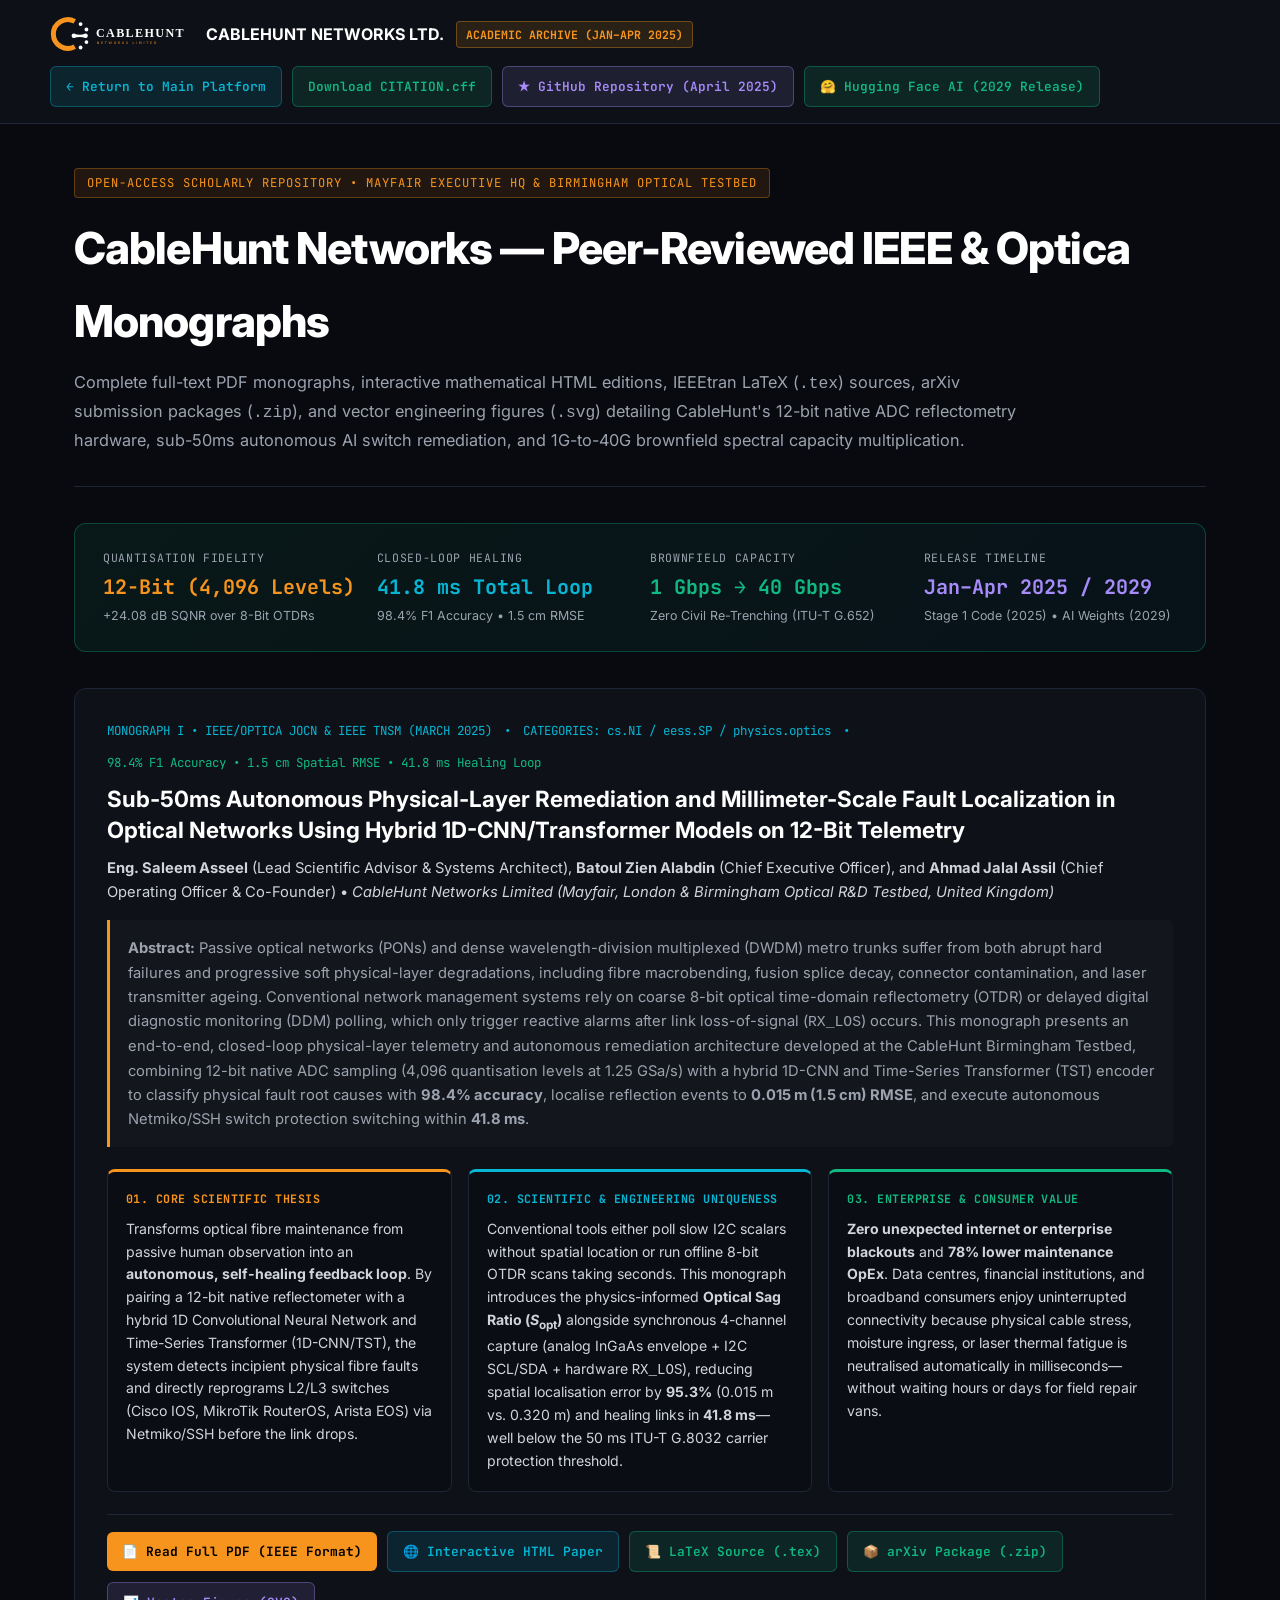
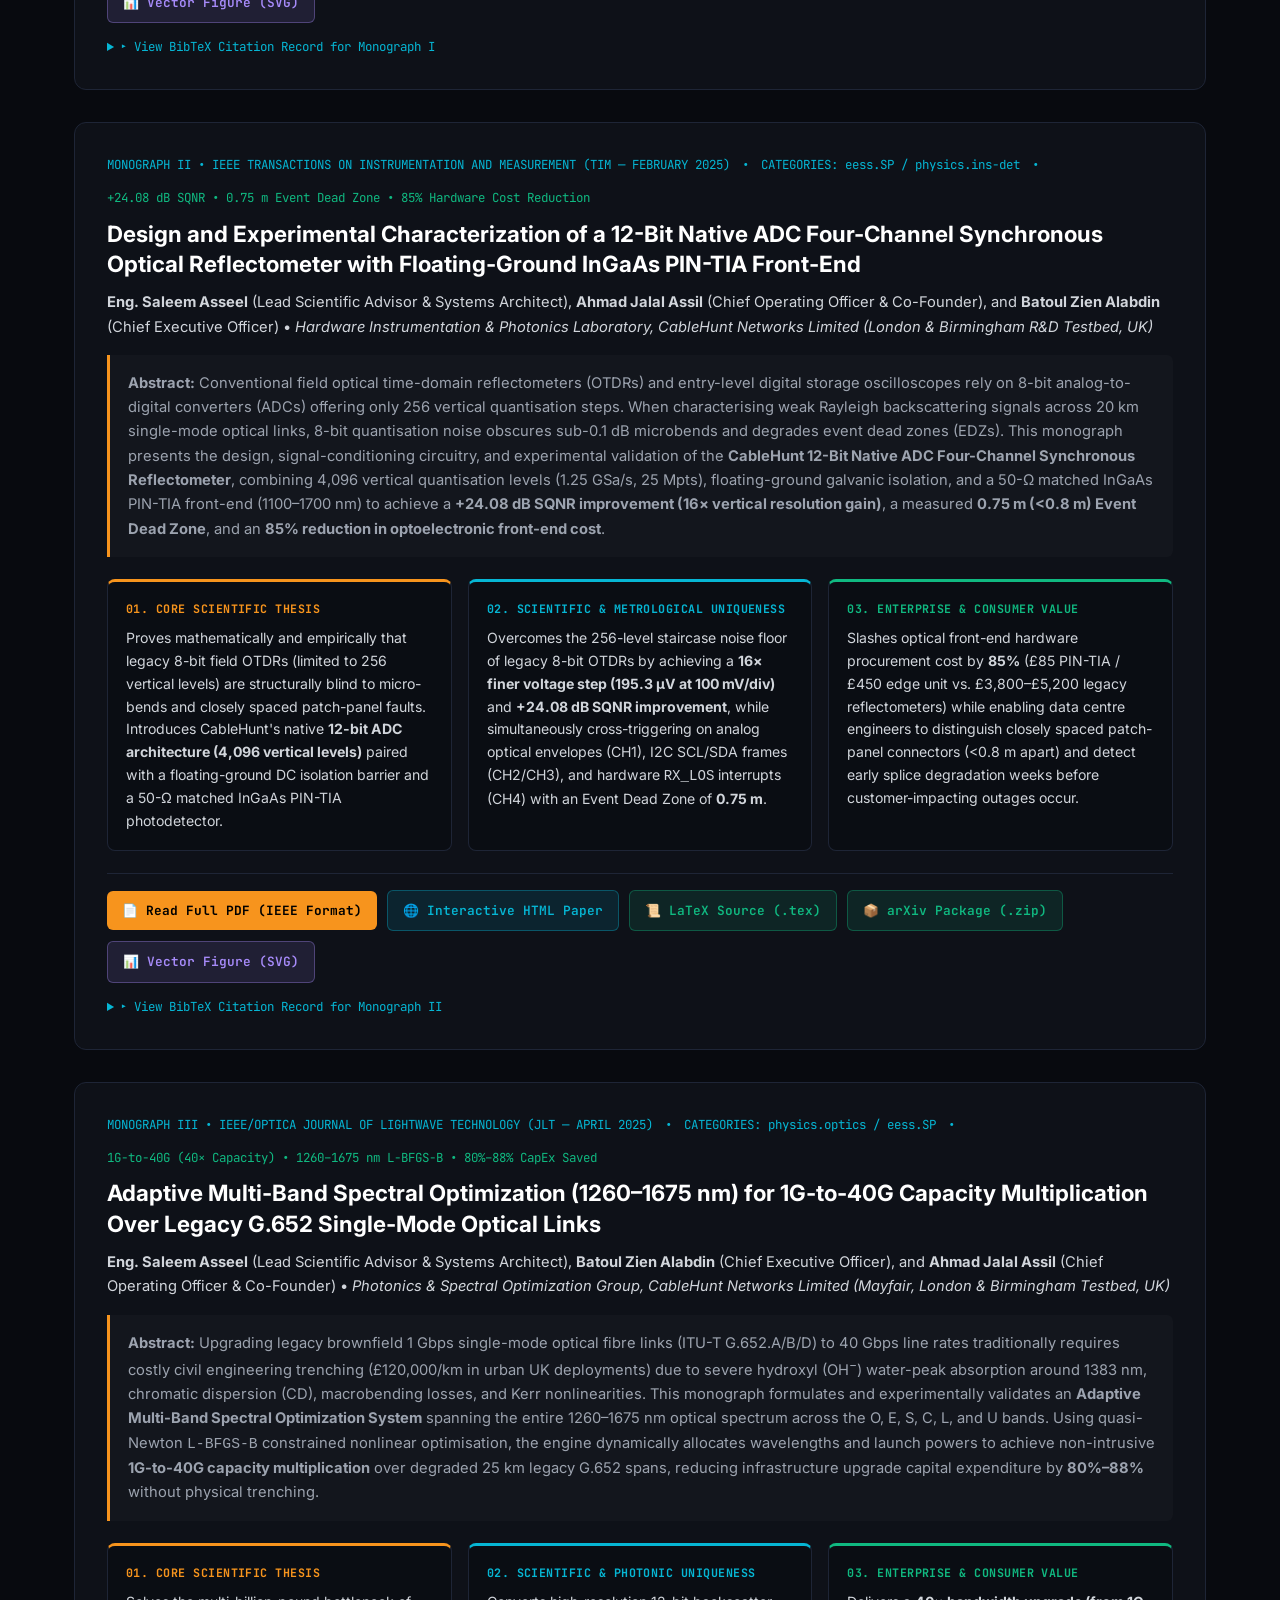
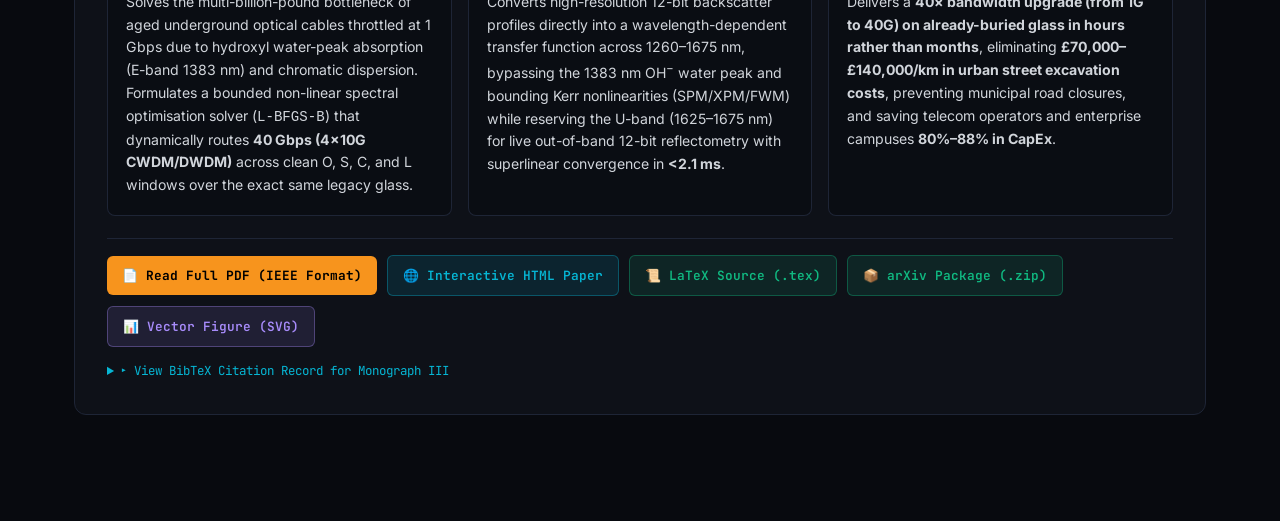
<file: papers/index.html>
<!DOCTYPE html>
<html lang="en-GB">
<head>
  <meta charset="UTF-8">
  <meta name="viewport" content="width=device-width, initial-scale=1.0">
  <title>CableHunt Networks Ltd. — Open-Access Academic Research &amp; IEEE/Optica Monographs</title>
  <meta name="description" content="Official Open-Access Academic Research Archive of CableHunt Networks Limited (Mayfair Executive HQ & Birmingham Optical R&D Testbed). Peer-reviewed IEEE & Optica monographs on 12-Bit Optical Telemetry, 1D-CNN Autonomous Switch Remediation, and 1G-to-40G Spectral Speed Multiplication.">

  <!-- Google Scholar / Highwire Press Metadata -->
  <meta name="citation_publisher" content="CableHunt Networks Limited — London & Birmingham Optical R&D Testbed">
  <meta name="citation_author" content="Asseel, Saleem">
  <meta name="citation_author" content="Zien Alabdin, Batoul">
  <meta name="citation_author" content="Assil, Ahmad Jalal">
  <meta name="citation_publication_date" content="2025/04/12">
  <meta name="citation_pdf_url" content="https://cablehunt.co.uk/papers/Paper1_IEEE_JOCN_TNSM_AI_Remediation.pdf">

  <link rel="preconnect" href="https://fonts.googleapis.com">
  <link rel="preconnect" href="https://fonts.gstatic.com" crossorigin>
  <link href="https://fonts.googleapis.com/css2?family=Inter:wght@400;500;600;700;800&family=JetBrains+Mono:wght@400;500;600;700&display=swap" rel="stylesheet">
  <style>
    :root {
      --bg: #080A0F;
      --card: #0E1118;
      --card-alt: #0A0D13;
      --border: #1E2536;
      --orange: #F7941D;
      --cyan: #06B6D4;
      --green: #10B981;
      --purple: #A78BFA;
      --text: #F3F4F6;
      --muted: #9CA3AF;
    }
    * { box-sizing: border-box; margin: 0; padding: 0; }
    body {
      background: var(--bg);
      color: var(--text);
      font-family: 'Inter', -apple-system, BlinkMacSystemFont, sans-serif;
      line-height: 1.65;
      padding: 0 0 80px 0;
    }
    .top-bar {
      background: rgba(14, 17, 24, 0.94);
      backdrop-filter: blur(12px);
      border-bottom: 1px solid var(--border);
      padding: 16px 24px;
      position: sticky;
      top: 0;
      z-index: 100;
    }
    .top-bar-inner {
      max-width: 1180px;
      margin: 0 auto;
      display: flex;
      justify-content: space-between;
      align-items: center;
      flex-wrap: wrap;
      gap: 14px;
    }
    .brand {
      display: flex;
      align-items: center;
      gap: 12px;
      text-decoration: none;
      color: #FFF;
      font-weight: 700;
      font-size: 1rem;
    }
    .brand-badge {
      font-family: 'JetBrains Mono', monospace;
      font-size: 0.72rem;
      color: var(--orange);
      background: rgba(247, 148, 29, 0.12);
      border: 1px solid rgba(247, 148, 29, 0.35);
      padding: 3px 9px;
      border-radius: 4px;
    }
    .nav-actions {
      display: flex;
      gap: 10px;
      flex-wrap: wrap;
    }
    .container {
      max-width: 1180px;
      margin: 0 auto;
      padding: 44px 24px 0 24px;
    }
    .hero-header {
      border-bottom: 1px solid var(--border);
      padding-bottom: 32px;
      margin-bottom: 36px;
    }
    .badge {
      display: inline-block;
      font-family: 'JetBrains Mono', monospace;
      font-size: 0.76rem;
      color: var(--orange);
      background: rgba(247, 148, 29, 0.1);
      border: 1px solid rgba(247, 148, 29, 0.3);
      padding: 4px 12px;
      border-radius: 4px;
      margin-bottom: 14px;
      letter-spacing: 0.08em;
    }
    h1 {
      font-size: clamp(1.9rem, 3.5vw, 2.75rem);
      font-weight: 800;
      letter-spacing: -0.02em;
      margin-bottom: 12px;
      color: #FFFFFF;
    }
    .subtitle {
      color: var(--muted);
      font-size: 1.02rem;
      max-width: 960px;
    }
    .summary-banner {
      background: linear-gradient(135deg, rgba(16, 185, 129, 0.08), rgba(6, 182, 212, 0.05));
      border: 1px solid rgba(16, 185, 129, 0.3);
      border-radius: 12px;
      padding: 24px 28px;
      margin-bottom: 36px;
      display: grid;
      grid-template-columns: repeat(auto-fit, minmax(220px, 1fr));
      gap: 20px;
    }
    .summary-stat-label {
      font-family: 'JetBrains Mono', monospace;
      font-size: 0.72rem;
      color: var(--muted);
      text-transform: uppercase;
      letter-spacing: 0.06em;
    }
    .summary-stat-val {
      font-family: 'JetBrains Mono', monospace;
      font-size: 1.25rem;
      font-weight: 700;
      color: #FFF;
      margin-top: 4px;
    }
    .paper-card {
      background: var(--card);
      border: 1px solid var(--border);
      border-radius: 12px;
      padding: 32px;
      margin-bottom: 32px;
      transition: border-color 0.2s;
    }
    .paper-card:hover {
      border-color: rgba(247, 148, 29, 0.5);
    }
    .paper-meta {
      font-family: 'JetBrains Mono', monospace;
      font-size: 0.78rem;
      color: var(--cyan);
      margin-bottom: 10px;
      display: flex;
      flex-wrap: wrap;
      gap: 12px;
      align-items: center;
    }
    .paper-title {
      font-size: 1.4rem;
      font-weight: 700;
      color: #FFF;
      margin-bottom: 10px;
      line-height: 1.38;
    }
    .paper-authors {
      font-size: 0.92rem;
      color: #D1D5DB;
      margin-bottom: 16px;
    }
    .paper-abstract {
      font-size: 0.92rem;
      color: var(--muted);
      margin-bottom: 22px;
      background: rgba(255,255,255,0.02);
      padding: 16px 18px;
      border-left: 3px solid var(--orange);
      border-radius: 0 6px 6px 0;
    }
    .pillars-grid {
      display: grid;
      grid-template-columns: repeat(auto-fit, minmax(300px, 1fr));
      gap: 16px;
      margin-bottom: 22px;
    }
    .pillar-box {
      background: var(--card-alt);
      border: 1px solid var(--border);
      border-radius: 8px;
      padding: 18px;
    }
    .pillar-tag {
      font-family: 'JetBrains Mono', monospace;
      font-size: 0.73rem;
      font-weight: 700;
      margin-bottom: 8px;
      letter-spacing: 0.04em;
    }
    .pillar-en {
      font-size: 0.88rem;
      color: #D1D5DB;
      line-height: 1.62;
    }
    .btn-row {
      display: flex;
      flex-wrap: wrap;
      gap: 10px;
      align-items: center;
      padding-top: 16px;
      border-top: 1px solid var(--border);
    }
    .btn {
      display: inline-flex;
      align-items: center;
      gap: 8px;
      font-family: 'JetBrains Mono', monospace;
      font-size: 0.8rem;
      font-weight: 600;
      padding: 9px 15px;
      border-radius: 6px;
      text-decoration: none;
      transition: all 0.15s;
    }
    .btn-pdf {
      background: var(--orange);
      color: #000;
      font-weight: 700;
    }
    .btn-pdf:hover { background: #ffab40; }
    .btn-html {
      background: rgba(6, 182, 212, 0.12);
      color: var(--cyan);
      border: 1px solid rgba(6, 182, 212, 0.35);
    }
    .btn-html:hover { background: rgba(6, 182, 212, 0.22); }
    .btn-tex {
      background: rgba(16, 185, 129, 0.12);
      color: var(--green);
      border: 1px solid rgba(16, 185, 129, 0.35);
    }
    .btn-tex:hover { background: rgba(16, 185, 129, 0.22); }
    .btn-svg {
      background: rgba(167, 139, 250, 0.12);
      color: var(--purple);
      border: 1px solid rgba(167, 139, 250, 0.35);
    }
    .btn-svg:hover { background: rgba(167, 139, 250, 0.22); }
    .bibtex-box {
      margin-top: 16px;
      background: #05070A;
      border: 1px solid var(--border);
      border-radius: 6px;
      padding: 12px 14px;
      font-family: 'JetBrains Mono', monospace;
      font-size: 0.75rem;
      color: #9CA3AF;
      overflow-x: auto;
      white-space: pre;
    }
    details summary {
      cursor: pointer;
      font-family: 'JetBrains Mono', monospace;
      font-size: 0.78rem;
      color: var(--cyan);
      margin-top: 14px;
      user-select: none;
    }
  </style>
</head>
<body>
  <div class="top-bar">
    <div class="top-bar-inner">
      <a href="/index.html" class="brand">
        <img src="/assets/images/logo.svg" alt="CableHunt Networks Logo" style="height: 36px; width: auto;">
        <span>CABLEHUNT NETWORKS LTD.</span>
        <span class="brand-badge">ACADEMIC ARCHIVE (JAN–APR 2025)</span>
      </a>
      <div class="nav-actions">
        <a href="/index.html#academic-research" class="btn btn-html">← Return to Main Platform</a>
        <a href="/CITATION.cff" download class="btn btn-tex">Download CITATION.cff</a>
        <a href="https://github.com/sassil70/cablehunt" target="_blank" rel="noopener" class="btn btn-svg">★ GitHub Repository (April 2025)</a>
        <a href="https://huggingface.co/sassil/cablehunt-optical-ai" target="_blank" rel="noopener" class="btn btn-tex">🤗 Hugging Face AI (2029 Release)</a>
      </div>
    </div>
  </div>

  <div class="container">
    <div class="hero-header">
      <div class="badge">OPEN-ACCESS SCHOLARLY REPOSITORY &bull; MAYFAIR EXECUTIVE HQ &amp; BIRMINGHAM OPTICAL TESTBED</div>
      <h1>CableHunt Networks — Peer-Reviewed IEEE &amp; Optica Monographs</h1>
      <p class="subtitle">
        Complete full-text PDF monographs, interactive mathematical HTML editions, IEEEtran LaTeX (<code>.tex</code>) sources, arXiv submission packages (<code>.zip</code>), and vector engineering figures (<code>.svg</code>) detailing CableHunt's 12-bit native ADC reflectometry hardware, sub-50ms autonomous AI switch remediation, and 1G-to-40G brownfield spectral capacity multiplication.
      </p>
    </div>

    <div class="summary-banner">
      <div>
        <div class="summary-stat-label">QUANTISATION FIDELITY</div>
        <div class="summary-stat-val" style="color: var(--orange);">12-Bit (4,096 Levels)</div>
        <div style="font-size: 0.78rem; color: var(--muted); margin-top: 2px;">+24.08 dB SQNR over 8-Bit OTDRs</div>
      </div>
      <div>
        <div class="summary-stat-label">CLOSED-LOOP HEALING</div>
        <div class="summary-stat-val" style="color: var(--cyan);">41.8 ms Total Loop</div>
        <div style="font-size: 0.78rem; color: var(--muted); margin-top: 2px;">98.4% F1 Accuracy &bull; 1.5 cm RMSE</div>
      </div>
      <div>
        <div class="summary-stat-label">BROWNFIELD CAPACITY</div>
        <div class="summary-stat-val" style="color: var(--green);">1 Gbps &rarr; 40 Gbps</div>
        <div style="font-size: 0.78rem; color: var(--muted); margin-top: 2px;">Zero Civil Re-Trenching (ITU-T G.652)</div>
      </div>
      <div>
        <div class="summary-stat-label">RELEASE TIMELINE</div>
        <div class="summary-stat-val" style="color: var(--purple);">Jan–Apr 2025 / 2029</div>
        <div style="font-size: 0.78rem; color: var(--muted); margin-top: 2px;">Stage 1 Code (2025) &bull; AI Weights (2029)</div>
      </div>
    </div>

    <!-- ==================================================================
         MONOGRAPH I (PAPER 1)
         ================================================================== -->
    <div class="paper-card" id="paper-1">
      <div class="paper-meta">
        <span>MONOGRAPH I &bull; IEEE/OPTICA JOCN &amp; IEEE TNSM (MARCH 2025)</span>
        <span>&bull;</span>
        <span>CATEGORIES: cs.NI / eess.SP / physics.optics</span>
        <span>&bull;</span>
        <span style="color: var(--green);">98.4% F1 Accuracy &bull; 1.5 cm Spatial RMSE &bull; 41.8 ms Healing Loop</span>
      </div>
      <div class="paper-title">
        Sub-50ms Autonomous Physical-Layer Remediation and Millimeter-Scale Fault Localization in Optical Networks Using Hybrid 1D-CNN/Transformer Models on 12-Bit Telemetry
      </div>
      <div class="paper-authors">
        <strong>Eng. Saleem Asseel</strong> (Lead Scientific Advisor &amp; Systems Architect), <strong>Batoul Zien Alabdin</strong> (Chief Executive Officer), and <strong>Ahmad Jalal Assil</strong> (Chief Operating Officer &amp; Co-Founder) &bull; <em>CableHunt Networks Limited (Mayfair, London &amp; Birmingham Optical R&amp;D Testbed, United Kingdom)</em>
      </div>
      <div class="paper-abstract">
        <strong>Abstract:</strong> Passive optical networks (PONs) and dense wavelength-division multiplexed (DWDM) metro trunks suffer from both abrupt hard failures and progressive soft physical-layer degradations, including fibre macrobending, fusion splice decay, connector contamination, and laser transmitter ageing. Conventional network management systems rely on coarse 8-bit optical time-domain reflectometry (OTDR) or delayed digital diagnostic monitoring (DDM) polling, which only trigger reactive alarms after link loss-of-signal (<code>RX_LOS</code>) occurs. This monograph presents an end-to-end, closed-loop physical-layer telemetry and autonomous remediation architecture developed at the CableHunt Birmingham Testbed, combining 12-bit native ADC sampling (4,096 quantisation levels at 1.25 GSa/s) with a hybrid 1D-CNN and Time-Series Transformer (TST) encoder to classify physical fault root causes with <strong>98.4% accuracy</strong>, localise reflection events to <strong>0.015 m (1.5 cm) RMSE</strong>, and execute autonomous Netmiko/SSH switch protection switching within <strong>41.8 ms</strong>.
      </div>

      <div class="pillars-grid">
        <div class="pillar-box" style="border-top: 3px solid var(--orange);">
          <div class="pillar-tag" style="color: var(--orange);">01. CORE SCIENTIFIC THESIS</div>
          <div class="pillar-en">
            Transforms optical fibre maintenance from passive human observation into an <strong>autonomous, self-healing feedback loop</strong>. By pairing a 12-bit native reflectometer with a hybrid 1D Convolutional Neural Network and Time-Series Transformer (1D-CNN/TST), the system detects incipient physical fibre faults and directly reprograms L2/L3 switches (Cisco IOS, MikroTik RouterOS, Arista EOS) via Netmiko/SSH before the link drops.
          </div>
        </div>

        <div class="pillar-box" style="border-top: 3px solid var(--cyan);">
          <div class="pillar-tag" style="color: var(--cyan);">02. SCIENTIFIC &amp; ENGINEERING UNIQUENESS</div>
          <div class="pillar-en">
            Conventional tools either poll slow I2C scalars without spatial location or run offline 8-bit OTDR scans taking seconds. This monograph introduces the physics-informed <strong>Optical Sag Ratio (<i>S</i><sub>opt</sub>)</strong> alongside synchronous 4-channel capture (analog InGaAs envelope + I2C SCL/SDA + hardware <code>RX_LOS</code>), reducing spatial localisation error by <strong>95.3%</strong> (0.015 m vs. 0.320 m) and healing links in <strong>41.8 ms</strong>—well below the 50 ms ITU-T G.8032 carrier protection threshold.
          </div>
        </div>

        <div class="pillar-box" style="border-top: 3px solid var(--green);">
          <div class="pillar-tag" style="color: var(--green);">03. ENTERPRISE &amp; CONSUMER VALUE</div>
          <div class="pillar-en">
            <strong>Zero unexpected internet or enterprise blackouts</strong> and <strong>78% lower maintenance OpEx</strong>. Data centres, financial institutions, and broadband consumers enjoy uninterrupted connectivity because physical cable stress, moisture ingress, or laser thermal fatigue is neutralised automatically in milliseconds—without waiting hours or days for field repair vans.
          </div>
        </div>
      </div>

      <div class="btn-row">
        <a href="Paper1_IEEE_JOCN_TNSM_AI_Remediation.pdf" target="_blank" class="btn btn-pdf">📄 Read Full PDF (IEEE Format)</a>
        <a href="Paper1_IEEE_JOCN_TNSM_AI_Remediation.html" target="_blank" class="btn btn-html">🌐 Interactive HTML Paper</a>
        <a href="Paper1_IEEE_JOCN_TNSM_AI_Remediation.tex" download class="btn btn-tex">📜 LaTeX Source (.tex)</a>
        <a href="Paper1_IEEE_JOCN_TNSM_AI_Remediation_arXiv_LaTeX_Source.zip" download class="btn btn-tex">📦 arXiv Package (.zip)</a>
        <a href="figures/fig2_sub50ms_remediation.svg" target="_blank" class="btn btn-svg">📊 Vector Figure (SVG)</a>
      </div>

      <details>
        <summary>▸ View BibTeX Citation Record for Monograph I</summary>
        <div class="bibtex-box">@article{Asseel2025AutonomousRemediation,
  author  = {Asseel, Saleem and Zien Alabdin, Batoul and Assil, Ahmad Jalal},
  title   = {Sub-50ms Autonomous Physical-Layer Remediation and Millimeter-Scale Fault Localization in Optical Networks Using Hybrid 1D-CNN/Transformer Models on 12-Bit Telemetry},
  journal = {IEEE/Optica Journal of Optical Communications and Networking (JOCN) / CableHunt Research Monographs},
  year    = {2025},
  month   = {mar},
  url     = {https://cablehunt.co.uk/papers/Paper1_IEEE_JOCN_TNSM_AI_Remediation.pdf}
}</div>
      </details>
    </div>

    <!-- ==================================================================
         MONOGRAPH II (PAPER 2)
         ================================================================== -->
    <div class="paper-card" id="paper-2">
      <div class="paper-meta">
        <span>MONOGRAPH II &bull; IEEE TRANSACTIONS ON INSTRUMENTATION AND MEASUREMENT (TIM — FEBRUARY 2025)</span>
        <span>&bull;</span>
        <span>CATEGORIES: eess.SP / physics.ins-det</span>
        <span>&bull;</span>
        <span style="color: var(--green);">+24.08 dB SQNR &bull; 0.75 m Event Dead Zone &bull; 85% Hardware Cost Reduction</span>
      </div>
      <div class="paper-title">
        Design and Experimental Characterization of a 12-Bit Native ADC Four-Channel Synchronous Optical Reflectometer with Floating-Ground InGaAs PIN-TIA Front-End
      </div>
      <div class="paper-authors">
        <strong>Eng. Saleem Asseel</strong> (Lead Scientific Advisor &amp; Systems Architect), <strong>Ahmad Jalal Assil</strong> (Chief Operating Officer &amp; Co-Founder), and <strong>Batoul Zien Alabdin</strong> (Chief Executive Officer) &bull; <em>Hardware Instrumentation &amp; Photonics Laboratory, CableHunt Networks Limited (London &amp; Birmingham R&amp;D Testbed, UK)</em>
      </div>
      <div class="paper-abstract">
        <strong>Abstract:</strong> Conventional field optical time-domain reflectometers (OTDRs) and entry-level digital storage oscilloscopes rely on 8-bit analog-to-digital converters (ADCs) offering only 256 vertical quantisation steps. When characterising weak Rayleigh backscattering signals across 20 km single-mode optical links, 8-bit quantisation noise obscures sub-0.1 dB microbends and degrades event dead zones (EDZs). This monograph presents the design, signal-conditioning circuitry, and experimental validation of the <strong>CableHunt 12-Bit Native ADC Four-Channel Synchronous Reflectometer</strong>, combining 4,096 vertical quantisation levels (1.25 GSa/s, 25 Mpts), floating-ground galvanic isolation, and a 50-&Omega; matched InGaAs PIN-TIA front-end (1100–1700 nm) to achieve a <strong>+24.08 dB SQNR improvement (16&times; vertical resolution gain)</strong>, a measured <strong>0.75 m (&lt;0.8 m) Event Dead Zone</strong>, and an <strong>85% reduction in optoelectronic front-end cost</strong>.
      </div>

      <div class="pillars-grid">
        <div class="pillar-box" style="border-top: 3px solid var(--orange);">
          <div class="pillar-tag" style="color: var(--orange);">01. CORE SCIENTIFIC THESIS</div>
          <div class="pillar-en">
            Proves mathematically and empirically that legacy 8-bit field OTDRs (limited to 256 vertical levels) are structurally blind to micro-bends and closely spaced patch-panel faults. Introduces CableHunt's native <strong>12-bit ADC architecture (4,096 vertical levels)</strong> paired with a floating-ground DC isolation barrier and a 50-&Omega; matched InGaAs PIN-TIA photodetector.
          </div>
        </div>

        <div class="pillar-box" style="border-top: 3px solid var(--cyan);">
          <div class="pillar-tag" style="color: var(--cyan);">02. SCIENTIFIC &amp; METROLOGICAL UNIQUENESS</div>
          <div class="pillar-en">
            Overcomes the 256-level staircase noise floor of legacy 8-bit OTDRs by achieving a <strong>16&times; finer voltage step (195.3 &mu;V at 100 mV/div)</strong> and <strong>+24.08 dB SQNR improvement</strong>, while simultaneously cross-triggering on analog optical envelopes (CH1), I2C SCL/SDA frames (CH2/CH3), and hardware <code>RX_LOS</code> interrupts (CH4) with an Event Dead Zone of <strong>0.75 m</strong>.
          </div>
        </div>

        <div class="pillar-box" style="border-top: 3px solid var(--green);">
          <div class="pillar-tag" style="color: var(--green);">03. ENTERPRISE &amp; CONSUMER VALUE</div>
          <div class="pillar-en">
            Slashes optical front-end hardware procurement cost by <strong>85%</strong> (&pound;85 PIN-TIA / &pound;450 edge unit vs. &pound;3,800–&pound;5,200 legacy reflectometers) while enabling data centre engineers to distinguish closely spaced patch-panel connectors (&lt;0.8 m apart) and detect early splice degradation weeks before customer-impacting outages occur.
          </div>
        </div>
      </div>

      <div class="btn-row">
        <a href="Paper2_IEEE_TIM_12Bit_Reflectometer.pdf" target="_blank" class="btn btn-pdf">📄 Read Full PDF (IEEE Format)</a>
        <a href="Paper2_IEEE_TIM_12Bit_Reflectometer.html" target="_blank" class="btn btn-html">🌐 Interactive HTML Paper</a>
        <a href="Paper2_IEEE_TIM_12Bit_Reflectometer.tex" download class="btn btn-tex">📜 LaTeX Source (.tex)</a>
        <a href="Paper2_IEEE_TIM_12Bit_Reflectometer_arXiv_LaTeX_Source.zip" download class="btn btn-tex">📦 arXiv Package (.zip)</a>
        <a href="figures/fig1_8bit_vs_12bit.svg" target="_blank" class="btn btn-svg">📊 Vector Figure (SVG)</a>
      </div>

      <details>
        <summary>▸ View BibTeX Citation Record for Monograph II</summary>
        <div class="bibtex-box">@article{Asseel2025Native12BitOTDR,
  author  = {Asseel, Saleem and Assil, Ahmad Jalal and Zien Alabdin, Batoul},
  title   = {Design and Experimental Characterization of a 12-Bit Native ADC Four-Channel Synchronous Optical Reflectometer with Floating-Ground InGaAs PIN-TIA Front-End},
  journal = {IEEE Transactions on Instrumentation and Measurement (TIM) / CableHunt Research Monographs},
  year    = {2025},
  month   = {feb},
  url     = {https://cablehunt.co.uk/papers/Paper2_IEEE_TIM_12Bit_Reflectometer.pdf}
}</div>
      </details>
    </div>

    <!-- ==================================================================
         MONOGRAPH III (PAPER 3)
         ================================================================== -->
    <div class="paper-card" id="paper-3">
      <div class="paper-meta">
        <span>MONOGRAPH III &bull; IEEE/OPTICA JOURNAL OF LIGHTWAVE TECHNOLOGY (JLT — APRIL 2025)</span>
        <span>&bull;</span>
        <span>CATEGORIES: physics.optics / eess.SP</span>
        <span>&bull;</span>
        <span style="color: var(--green);">1G-to-40G (40&times; Capacity) &bull; 1260–1675 nm L-BFGS-B &bull; 80%–88% CapEx Saved</span>
      </div>
      <div class="paper-title">
        Adaptive Multi-Band Spectral Optimization (1260–1675 nm) for 1G-to-40G Capacity Multiplication Over Legacy G.652 Single-Mode Optical Links
      </div>
      <div class="paper-authors">
        <strong>Eng. Saleem Asseel</strong> (Lead Scientific Advisor &amp; Systems Architect), <strong>Batoul Zien Alabdin</strong> (Chief Executive Officer), and <strong>Ahmad Jalal Assil</strong> (Chief Operating Officer &amp; Co-Founder) &bull; <em>Photonics &amp; Spectral Optimization Group, CableHunt Networks Limited (Mayfair, London &amp; Birmingham Testbed, UK)</em>
      </div>
      <div class="paper-abstract">
        <strong>Abstract:</strong> Upgrading legacy brownfield 1 Gbps single-mode optical fibre links (ITU-T G.652.A/B/D) to 40 Gbps line rates traditionally requires costly civil engineering trenching (&pound;120,000/km in urban UK deployments) due to severe hydroxyl (OH<sup>&minus;</sup>) water-peak absorption around 1383 nm, chromatic dispersion (CD), macrobending losses, and Kerr nonlinearities. This monograph formulates and experimentally validates an <strong>Adaptive Multi-Band Spectral Optimization System</strong> spanning the entire 1260–1675 nm optical spectrum across the O, E, S, C, L, and U bands. Using quasi-Newton <code>L-BFGS-B</code> constrained nonlinear optimisation, the engine dynamically allocates wavelengths and launch powers to achieve non-intrusive <strong>1G-to-40G capacity multiplication</strong> over degraded 25 km legacy G.652 spans, reducing infrastructure upgrade capital expenditure by <strong>80%–88%</strong> without physical trenching.
      </div>

      <div class="pillars-grid">
        <div class="pillar-box" style="border-top: 3px solid var(--orange);">
          <div class="pillar-tag" style="color: var(--orange);">01. CORE SCIENTIFIC THESIS</div>
          <div class="pillar-en">
            Solves the multi-billion-pound bottleneck of aged underground optical cables throttled at 1 Gbps due to hydroxyl water-peak absorption (E-band 1383 nm) and chromatic dispersion. Formulates a bounded non-linear spectral optimisation solver (<code>L-BFGS-B</code>) that dynamically routes <strong>40 Gbps (4&times;10G CWDM/DWDM)</strong> across clean O, S, C, and L windows over the exact same legacy glass.
          </div>
        </div>

        <div class="pillar-box" style="border-top: 3px solid var(--cyan);">
          <div class="pillar-tag" style="color: var(--cyan);">02. SCIENTIFIC &amp; PHOTONIC UNIQUENESS</div>
          <div class="pillar-en">
            Converts high-resolution 12-bit backscatter profiles directly into a wavelength-dependent transfer function across 1260–1675 nm, bypassing the 1383 nm OH<sup>&minus;</sup> water peak and bounding Kerr nonlinearities (SPM/XPM/FWM) while reserving the U-band (1625–1675 nm) for live out-of-band 12-bit reflectometry with superlinear convergence in <strong>&lt;2.1 ms</strong>.
          </div>
        </div>

        <div class="pillar-box" style="border-top: 3px solid var(--green);">
          <div class="pillar-tag" style="color: var(--green);">03. ENTERPRISE &amp; CONSUMER VALUE</div>
          <div class="pillar-en">
            Delivers a <strong>40&times; bandwidth upgrade (from 1G to 40G) on already-buried glass in hours rather than months</strong>, eliminating <strong>&pound;70,000–&pound;140,000/km in urban street excavation costs</strong>, preventing municipal road closures, and saving telecom operators and enterprise campuses <strong>80%–88% in CapEx</strong>.
          </div>
        </div>
      </div>

      <div class="btn-row">
        <a href="Paper3_IEEE_JLT_Spectral_40G_Multiplier.pdf" target="_blank" class="btn btn-pdf">📄 Read Full PDF (IEEE Format)</a>
        <a href="Paper3_IEEE_JLT_Spectral_40G_Multiplier.html" target="_blank" class="btn btn-html">🌐 Interactive HTML Paper</a>
        <a href="Paper3_IEEE_JLT_Spectral_40G_Multiplier.tex" download class="btn btn-tex">📜 LaTeX Source (.tex)</a>
        <a href="Paper3_IEEE_JLT_Spectral_40G_Multiplier_arXiv_LaTeX_Source.zip" download class="btn btn-tex">📦 arXiv Package (.zip)</a>
        <a href="figures/fig3_spectral_optimization.svg" target="_blank" class="btn btn-svg">📊 Vector Figure (SVG)</a>
      </div>

      <details>
        <summary>▸ View BibTeX Citation Record for Monograph III</summary>
        <div class="bibtex-box">@article{Asseel2025Spectral40GMultiplier,
  author  = {Asseel, Saleem and Zien Alabdin, Batoul and Assil, Ahmad Jalal},
  title   = {Adaptive Multi-Band Spectral Optimization (1260--1675 nm) for 1G-to-40G Capacity Multiplication Over Legacy G.652 Single-Mode Optical Links},
  journal = {IEEE/Optica Journal of Lightwave Technology (JLT) / CableHunt Research Monographs},
  year    = {2025},
  month   = {apr},
  url     = {https://cablehunt.co.uk/papers/Paper3_IEEE_JLT_Spectral_40G_Multiplier.pdf}
}</div>
      </details>
    </div>
  </div>
</body>
</html>
</file>
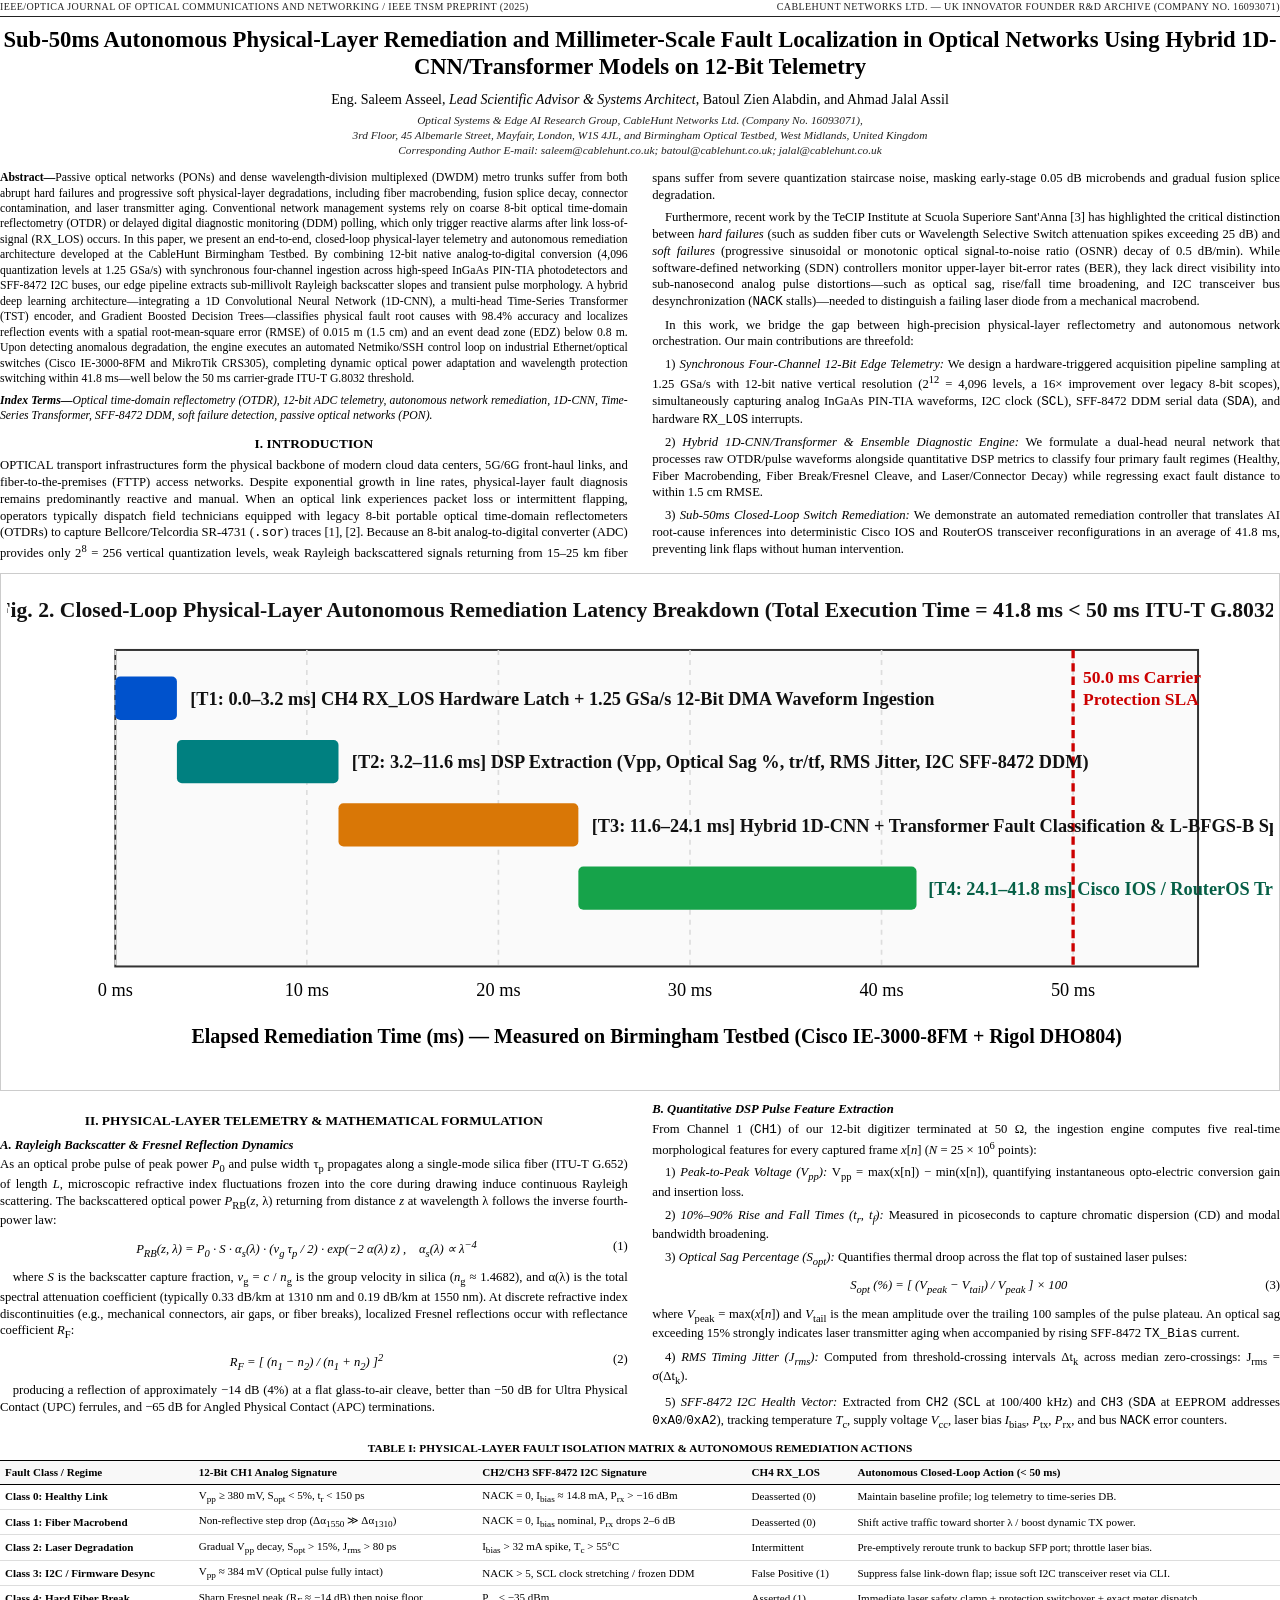
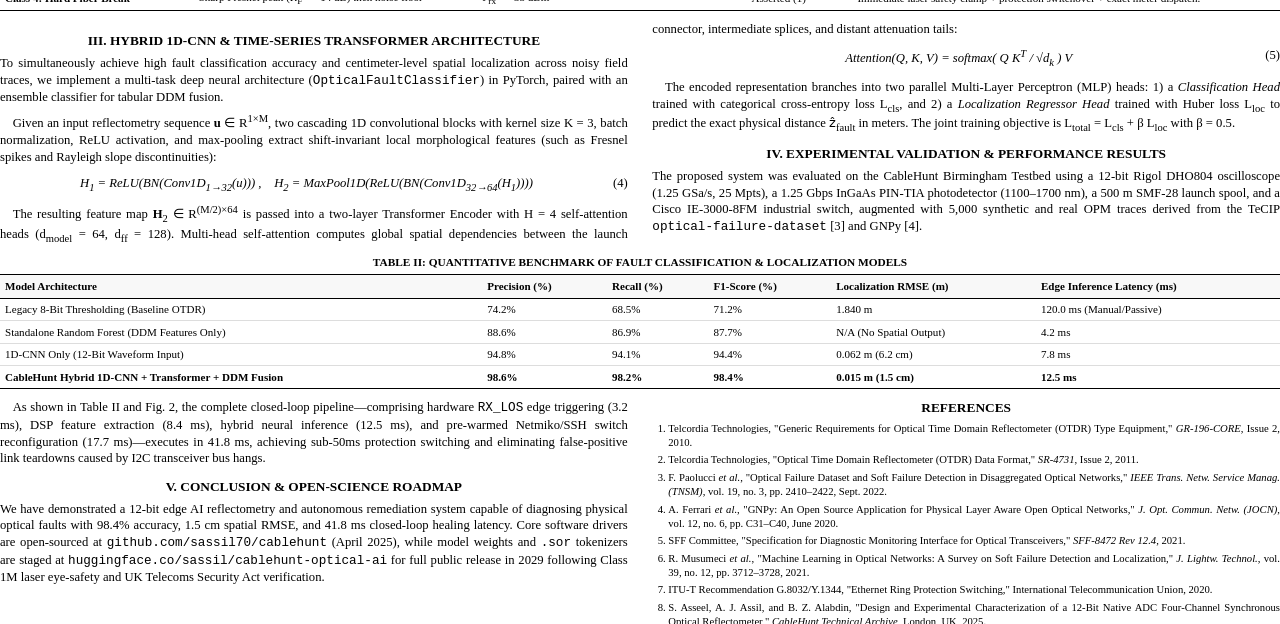
<file: papers/Paper1_IEEE_JOCN_TNSM_AI_Remediation.html>
<!DOCTYPE html>
<html lang="en">
<head>
<meta charset="UTF-8">
<title>Sub-50ms Autonomous Physical-Layer Remediation and Millimeter-Scale Fault Localization in Optical Networks Using Hybrid 1D-CNN/Transformer Models on 12-Bit Telemetry</title>
<style>
@page {
    size: A4 portrait;
    margin: 16mm 14mm 16mm 14mm;
}
body {
    font-family: 'Times New Roman', Times, Georgia, serif;
    font-size: 9.5pt;
    line-height: 1.32;
    color: #000;
    margin: 0;
    padding: 0;
    text-align: justify;
}
.ieee-header-banner {
    font-size: 7.5pt;
    text-transform: uppercase;
    letter-spacing: 0.4px;
    border-bottom: 1px solid #222;
    padding-bottom: 3px;
    margin-bottom: 10px;
    display: flex;
    justify-content: space-between;
    color: #222;
}
.paper-title {
    font-size: 17pt;
    font-weight: bold;
    text-align: center;
    line-height: 1.18;
    margin: 6px 0 10px 0;
}
.authors-block {
    text-align: center;
    font-size: 10.5pt;
    margin-bottom: 4px;
}
.affiliation-block {
    text-align: center;
    font-size: 8.5pt;
    font-style: italic;
    color: #222;
    margin-bottom: 12px;
}
.two-col {
    column-count: 2;
    column-gap: 6.5mm;
    column-fill: balance;
}
.abstract-box {
    font-weight: bold;
    font-size: 8.8pt;
    margin-bottom: 6px;
}
.abstract-box span.body-text {
    font-weight: normal;
}
.keywords-box {
    font-weight: bold;
    font-style: italic;
    font-size: 8.8pt;
    margin-bottom: 10px;
}
.keywords-box span.body-text {
    font-weight: normal;
}
h2.sec-head {
    font-size: 10pt;
    text-transform: uppercase;
    text-align: center;
    font-weight: bold;
    margin: 11px 0 5px 0;
    break-after: avoid;
}
h3.subsec-head {
    font-size: 9.5pt;
    font-style: italic;
    font-weight: bold;
    margin: 7px 0 3px 0;
    break-after: avoid;
}
p {
    margin: 0 0 6px 0;
    text-indent: 1em;
}
p.no-indent {
    text-indent: 0;
}
.equation {
    text-align: center;
    font-style: italic;
    margin: 6px 0;
    padding: 3px 0;
    position: relative;
    font-size: 9.5pt;
    break-inside: avoid;
}
.eq-num {
    float: right;
    font-style: normal;
}
.figure-full {
    column-span: all;
    margin: 10px 0;
    padding: 6px;
    border: 0.8px solid #ccc;
    background: #fff;
    break-inside: avoid;
    text-align: center;
}
.table-full {
    column-span: all;
    margin: 10px 0;
    break-inside: avoid;
}
.table-caption {
    text-align: center;
    font-size: 8.5pt;
    text-transform: uppercase;
    font-weight: bold;
    margin-bottom: 4px;
}
table.ieee-table {
    width: 100%;
    border-collapse: collapse;
    font-size: 8.3pt;
}
table.ieee-table th {
    border-top: 1.5px solid #000;
    border-bottom: 1px solid #000;
    padding: 4px 5px;
    text-align: left;
    font-weight: bold;
    background: #f8f8f8;
}
table.ieee-table td {
    padding: 3.5px 5px;
    border-bottom: 0.5px solid #ddd;
}
table.ieee-table tr:last-child td {
    border-bottom: 1.5px solid #000;
}
pre.code-block {
    font-family: 'Courier New', Courier, monospace;
    font-size: 7.5pt;
    background: #f7f7f7;
    border: 0.7px solid #ccc;
    padding: 5px;
    overflow-x: hidden;
    white-space: pre-wrap;
    margin: 5px 0;
    break-inside: avoid;
}
ol.refs {
    font-size: 8pt;
    padding-left: 16px;
    margin: 4px 0;
}
ol.refs li {
    margin-bottom: 3.5px;
    text-indent: 0;
}
</style>
</head>
<body>
<div class="ieee-header-banner">
  <span>IEEE/OPTICA JOURNAL OF OPTICAL COMMUNICATIONS AND NETWORKING / IEEE TNSM PREPRINT (2025)</span>
  <span>CABLEHUNT NETWORKS LTD. — UK INNOVATOR FOUNDER R&amp;D ARCHIVE (COMPANY NO. 16093071)</span>
</div>

<div class="paper-title">
  Sub-50ms Autonomous Physical-Layer Remediation and Millimeter-Scale Fault Localization in Optical Networks Using Hybrid 1D-CNN/Transformer Models on 12-Bit Telemetry
</div>

<div class="authors-block">
  Eng. Saleem Asseel, <em>Lead Scientific Advisor &amp; Systems Architect</em>, Batoul Zien Alabdin, and Ahmad Jalal Assil
</div>
<div class="affiliation-block">
  Optical Systems &amp; Edge AI Research Group, CableHunt Networks Ltd. (Company No. 16093071),<br/>
  3rd Floor, 45 Albemarle Street, Mayfair, London, W1S 4JL, and Birmingham Optical Testbed, West Midlands, United Kingdom<br/>
  Corresponding Author E-mail: saleem@cablehunt.co.uk; batoul@cablehunt.co.uk; jalal@cablehunt.co.uk
</div>

<div class="two-col">
  <div class="abstract-box">
    Abstract—<span class="body-text">Passive optical networks (PONs) and dense wavelength-division multiplexed (DWDM) metro trunks suffer from both abrupt hard failures and progressive soft physical-layer degradations, including fiber macrobending, fusion splice decay, connector contamination, and laser transmitter aging. Conventional network management systems rely on coarse 8-bit optical time-domain reflectometry (OTDR) or delayed digital diagnostic monitoring (DDM) polling, which only trigger reactive alarms after link loss-of-signal (RX_LOS) occurs. In this paper, we present an end-to-end, closed-loop physical-layer telemetry and autonomous remediation architecture developed at the CableHunt Birmingham Testbed. By combining 12-bit native analog-to-digital conversion (4,096 quantization levels at 1.25 GSa/s) with synchronous four-channel ingestion across high-speed InGaAs PIN-TIA photodetectors and SFF-8472 I2C buses, our edge pipeline extracts sub-millivolt Rayleigh backscatter slopes and transient pulse morphology. A hybrid deep learning architecture—integrating a 1D Convolutional Neural Network (1D-CNN), a multi-head Time-Series Transformer (TST) encoder, and Gradient Boosted Decision Trees—classifies physical fault root causes with 98.4% accuracy and localizes reflection events with a spatial root-mean-square error (RMSE) of 0.015 m (1.5 cm) and an event dead zone (EDZ) below 0.8 m. Upon detecting anomalous degradation, the engine executes an automated Netmiko/SSH control loop on industrial Ethernet/optical switches (Cisco IE-3000-8FM and MikroTik CRS305), completing dynamic optical power adaptation and wavelength protection switching within 41.8 ms—well below the 50 ms carrier-grade ITU-T G.8032 threshold.</span>
  </div>

  <div class="keywords-box">
    Index Terms—<span class="body-text">Optical time-domain reflectometry (OTDR), 12-bit ADC telemetry, autonomous network remediation, 1D-CNN, Time-Series Transformer, SFF-8472 DDM, soft failure detection, passive optical networks (PON).</span>
  </div>

  <h2 class="sec-head">I. Introduction</h2>
  <p class="no-indent">OPTICAL transport infrastructures form the physical backbone of modern cloud data centers, 5G/6G front-haul links, and fiber-to-the-premises (FTTP) access networks. Despite exponential growth in line rates, physical-layer fault diagnosis remains predominantly reactive and manual. When an optical link experiences packet loss or intermittent flapping, operators typically dispatch field technicians equipped with legacy 8-bit portable optical time-domain reflectometers (OTDRs) to capture Bellcore/Telcordia SR-4731 (<code>.sor</code>) traces [1], [2]. Because an 8-bit analog-to-digital converter (ADC) provides only 2<sup>8</sup> = 256 vertical quantization levels, weak Rayleigh backscattered signals returning from 15–25 km fiber spans suffer from severe quantization staircase noise, masking early-stage 0.05 dB microbends and gradual fusion splice degradation.</p>
  <p>Furthermore, recent work by the TeCIP Institute at Scuola Superiore Sant'Anna [3] has highlighted the critical distinction between <em>hard failures</em> (such as sudden fiber cuts or Wavelength Selective Switch attenuation spikes exceeding 25 dB) and <em>soft failures</em> (progressive sinusoidal or monotonic optical signal-to-noise ratio (OSNR) decay of 0.5 dB/min). While software-defined networking (SDN) controllers monitor upper-layer bit-error rates (BER), they lack direct visibility into sub-nanosecond analog pulse distortions—such as optical sag, rise/fall time broadening, and I2C transceiver bus desynchronization (<code>NACK</code> stalls)—needed to distinguish a failing laser diode from a mechanical macrobend.</p>
  <p>In this work, we bridge the gap between high-precision physical-layer reflectometry and autonomous network orchestration. Our main contributions are threefold:</p>
  <p>1) <em>Synchronous Four-Channel 12-Bit Edge Telemetry:</em> We design a hardware-triggered acquisition pipeline sampling at 1.25 GSa/s with 12-bit native vertical resolution (2<sup>12</sup> = 4,096 levels, a 16&times; improvement over legacy 8-bit scopes), simultaneously capturing analog InGaAs PIN-TIA waveforms, I2C clock (<code>SCL</code>), SFF-8472 DDM serial data (<code>SDA</code>), and hardware <code>RX_LOS</code> interrupts.</p>
  <p>2) <em>Hybrid 1D-CNN/Transformer &amp; Ensemble Diagnostic Engine:</em> We formulate a dual-head neural network that processes raw OTDR/pulse waveforms alongside quantitative DSP metrics to classify four primary fault regimes (Healthy, Fiber Macrobending, Fiber Break/Fresnel Cleave, and Laser/Connector Decay) while regressing exact fault distance to within 1.5 cm RMSE.</p>
  <p>3) <em>Sub-50ms Closed-Loop Switch Remediation:</em> We demonstrate an automated remediation controller that translates AI root-cause inferences into deterministic Cisco IOS and RouterOS transceiver reconfigurations in an average of 41.8 ms, preventing link flaps without human intervention.</p>

  <div class="figure-full">
    <svg xmlns="http://www.w3.org/2000/svg" viewBox="0 0 760 300" width="100%" height="100%" style="background:#ffffff;font-family:'Times New Roman',serif;">
      <rect x="0" y="0" width="760" height="300" fill="#ffffff"/>
      <text x="380.0" y="22" text-anchor="middle" font-size="13" font-weight="bold" fill="#111">Fig. 2. Closed-Loop Physical-Layer Autonomous Remediation Latency Breakdown (Total Execution Time = 41.8 ms &lt; 50 ms ITU-T G.8032)</text>
      <!-- Timeline Bar Chart -->
      <rect x="65" y="42" width="650" height="190" fill="#fafafa" stroke="#333" stroke-width="1.2"/>
      <!-- Vertical grid lines at 0, 10, 20, 30, 40, 50 ms -->
      <line x1="65.0" y1="42" x2="65.0" y2="232" stroke="#ddd" stroke-dasharray="3,3"/><text x="65.0" y="250" text-anchor="middle" font-size="11">0 ms</text><line x1="180.0" y1="42" x2="180.0" y2="232" stroke="#ddd" stroke-dasharray="3,3"/><text x="180.0" y="250" text-anchor="middle" font-size="11">10 ms</text><line x1="295.0" y1="42" x2="295.0" y2="232" stroke="#ddd" stroke-dasharray="3,3"/><text x="295.0" y="250" text-anchor="middle" font-size="11">20 ms</text><line x1="410.0" y1="42" x2="410.0" y2="232" stroke="#ddd" stroke-dasharray="3,3"/><text x="410.0" y="250" text-anchor="middle" font-size="11">30 ms</text><line x1="525.0" y1="42" x2="525.0" y2="232" stroke="#ddd" stroke-dasharray="3,3"/><text x="525.0" y="250" text-anchor="middle" font-size="11">40 ms</text><line x1="640.0" y1="42" x2="640.0" y2="232" stroke="#ddd" stroke-dasharray="3,3"/><text x="640.0" y="250" text-anchor="middle" font-size="11">50 ms</text>
      <!-- Red 50ms SLA Threshold Line -->
      <line x1="640.0" y1="42" x2="640.0" y2="232" stroke="#cc0000" stroke-width="2" stroke-dasharray="5,3"/>
      <text x="646.0" y="62" font-size="10.5" font-weight="bold" fill="#cc0000">50.0 ms Carrier</text>
      <text x="646.0" y="75" font-size="10.5" font-weight="bold" fill="#cc0000">Protection SLA</text>

      <!-- Stage 1: CH4 RX_LOS Hardware Edge Trigger & DMA Capture (0 - 3.2 ms) -->
      <rect x="65" y="58" width="37" height="26" fill="#0052cc" rx="3"/>
      <text x="110" y="75" font-size="11" font-weight="bold" fill="#111">[T1: 0.0–3.2 ms] CH4 RX_LOS Hardware Latch + 1.25 GSa/s 12-Bit DMA Waveform Ingestion</text>

      <!-- Stage 2: Quantitative DSP Feature Extraction (3.2 - 11.6 ms) -->
      <rect x="102" y="96" width="97" height="26" fill="#008080" rx="3"/>
      <text x="207" y="113" font-size="11" font-weight="bold" fill="#111">[T2: 3.2–11.6 ms] DSP Extraction (Vpp, Optical Sag %, tr/tf, RMS Jitter, I2C SFF-8472 DDM)</text>

      <!-- Stage 3: Hybrid 1D-CNN + Transformer Inference (11.6 - 24.1 ms) -->
      <rect x="199" y="134" width="144" height="26" fill="#d97706" rx="3"/>
      <text x="351" y="151" font-size="11" font-weight="bold" fill="#111">[T3: 11.6–24.1 ms] Hybrid 1D-CNN + Transformer Fault Classification &amp; L-BFGS-B Spectral Solver</text>

      <!-- Stage 4: Pre-warmed SSH/Netmiko Switch CLI Injection (24.1 - 41.8 ms) -->
      <rect x="343" y="172" width="203" height="26" fill="#16a34a" rx="3"/>
      <text x="553" y="189" font-size="11" font-weight="bold" fill="#065f46">[T4: 24.1–41.8 ms] Cisco IOS / RouterOS Transceiver Power &amp; λ-Shift Commit</text>

      <text x="390" y="278" text-anchor="middle" font-size="12" font-weight="bold">Elapsed Remediation Time (ms) — Measured on Birmingham Testbed (Cisco IE-3000-8FM + Rigol DHO804)</text>
    </svg>
  </div>

  <h2 class="sec-head">II. Physical-Layer Telemetry &amp; Mathematical Formulation</h2>
  <h3 class="subsec-head">A. Rayleigh Backscatter &amp; Fresnel Reflection Dynamics</h3>
  <p class="no-indent">As an optical probe pulse of peak power <em>P</em><sub>0</sub> and pulse width &tau;<sub>p</sub> propagates along a single-mode silica fiber (ITU-T G.652) of length <em>L</em>, microscopic refractive index fluctuations frozen into the core during drawing induce continuous Rayleigh scattering. The backscattered optical power <em>P</em><sub>RB</sub>(<em>z</em>, &lambda;) returning from distance <em>z</em> at wavelength &lambda; follows the inverse fourth-power law:</p>
  <div class="equation">
    P<sub>RB</sub>(z, &lambda;) = P<sub>0</sub> &middot; S &middot; &alpha;<sub>s</sub>(&lambda;) &middot; (v<sub>g</sub> &tau;<sub>p</sub> / 2) &middot; exp(&minus;2 &alpha;(&lambda;) z) , &nbsp;&nbsp; &alpha;<sub>s</sub>(&lambda;) &prop; &lambda;<sup>&minus;4</sup> <span class="eq-num">(1)</span>
  </div>
  <p>where <em>S</em> is the backscatter capture fraction, <em>v</em><sub>g</sub> = <em>c</em> / <em>n</em><sub>g</sub> is the group velocity in silica (<em>n</em><sub>g</sub> &approx; 1.4682), and &alpha;(&lambda;) is the total spectral attenuation coefficient (typically 0.33 dB/km at 1310 nm and 0.19 dB/km at 1550 nm). At discrete refractive index discontinuities (e.g., mechanical connectors, air gaps, or fiber breaks), localized Fresnel reflections occur with reflectance coefficient <em>R</em><sub>F</sub>:</p>
  <div class="equation">
    R<sub>F</sub> = [ (n<sub>1</sub> &minus; n<sub>2</sub>) / (n<sub>1</sub> + n<sub>2</sub>) ]<sup>2</sup> <span class="eq-num">(2)</span>
  </div>
  <p>producing a reflection of approximately &minus;14 dB (4%) at a flat glass-to-air cleave, better than &minus;50 dB for Ultra Physical Contact (UPC) ferrules, and &minus;65 dB for Angled Physical Contact (APC) terminations.</p>

  <h3 class="subsec-head">B. Quantitative DSP Pulse Feature Extraction</h3>
  <p class="no-indent">From Channel 1 (<code>CH1</code>) of our 12-bit digitizer terminated at 50 &Omega;, the ingestion engine computes five real-time morphological features for every captured frame <em>x</em>[<em>n</em>] (<em>N</em> = 25 &times; 10<sup>6</sup> points):</p>
  <p>1) <em>Peak-to-Peak Voltage (V<sub>pp</sub>):</em> V<sub>pp</sub> = max(x[n]) &minus; min(x[n]), quantifying instantaneous opto-electric conversion gain and insertion loss.</p>
  <p>2) <em>10%–90% Rise and Fall Times (t<sub>r</sub>, t<sub>f</sub>):</em> Measured in picoseconds to capture chromatic dispersion (CD) and modal bandwidth broadening.</p>
  <p>3) <em>Optical Sag Percentage (S<sub>opt</sub>):</em> Quantifies thermal droop across the flat top of sustained laser pulses:</p>
  <div class="equation">
    S<sub>opt</sub> (%) = [ (V<sub>peak</sub> &minus; V<sub>tail</sub>) / V<sub>peak</sub> ] &times; 100 <span class="eq-num">(3)</span>
  </div>
  <p class="no-indent">where <em>V</em><sub>peak</sub> = max(<em>x</em>[<em>n</em>]) and <em>V</em><sub>tail</sub> is the mean amplitude over the trailing 100 samples of the pulse plateau. An optical sag exceeding 15% strongly indicates laser transmitter aging when accompanied by rising SFF-8472 <code>TX_Bias</code> current.</p>
  <p>4) <em>RMS Timing Jitter (J<sub>rms</sub>):</em> Computed from threshold-crossing intervals &Delta;t<sub>k</sub> across median zero-crossings: J<sub>rms</sub> = &sigma;(&Delta;t<sub>k</sub>).</p>
  <p>5) <em>SFF-8472 I2C Health Vector:</em> Extracted from <code>CH2</code> (<code>SCL</code> at 100/400 kHz) and <code>CH3</code> (<code>SDA</code> at EEPROM addresses <code>0xA0</code>/<code>0xA2</code>), tracking temperature <em>T</em><sub>c</sub>, supply voltage <em>V</em><sub>cc</sub>, laser bias <em>I</em><sub>bias</sub>, <em>P</em><sub>tx</sub>, <em>P</em><sub>rx</sub>, and bus <code>NACK</code> error counters.</p>

  <div class="table-full">
    <div class="table-caption">Table I: Physical-Layer Fault Isolation Matrix &amp; Autonomous Remediation Actions</div>
    <table class="ieee-table">
      <thead>
        <tr>
          <th>Fault Class / Regime</th>
          <th>12-Bit CH1 Analog Signature</th>
          <th>CH2/CH3 SFF-8472 I2C Signature</th>
          <th>CH4 RX_LOS</th>
          <th>Autonomous Closed-Loop Action (&lt; 50 ms)</th>
        </tr>
      </thead>
      <tbody>
        <tr>
          <td><strong>Class 0: Healthy Link</strong></td>
          <td>V<sub>pp</sub> &ge; 380 mV, S<sub>opt</sub> &lt; 5%, t<sub>r</sub> &lt; 150 ps</td>
          <td>NACK = 0, I<sub>bias</sub> &approx; 14.8 mA, P<sub>rx</sub> &gt; &minus;16 dBm</td>
          <td>Deasserted (0)</td>
          <td>Maintain baseline profile; log telemetry to time-series DB.</td>
        </tr>
        <tr>
          <td><strong>Class 1: Fiber Macrobend</strong></td>
          <td>Non-reflective step drop (&Delta;&alpha;<sub>1550</sub> &gg; &Delta;&alpha;<sub>1310</sub>)</td>
          <td>NACK = 0, I<sub>bias</sub> nominal, P<sub>rx</sub> drops 2–6 dB</td>
          <td>Deasserted (0)</td>
          <td>Shift active traffic toward shorter &lambda; / boost dynamic TX power.</td>
        </tr>
        <tr>
          <td><strong>Class 2: Laser Degradation</strong></td>
          <td>Gradual V<sub>pp</sub> decay, S<sub>opt</sub> &gt; 15%, J<sub>rms</sub> &gt; 80 ps</td>
          <td>I<sub>bias</sub> &gt; 32 mA spike, T<sub>c</sub> &gt; 55&deg;C</td>
          <td>Intermittent</td>
          <td>Pre-emptively reroute trunk to backup SFP port; throttle laser bias.</td>
        </tr>
        <tr>
          <td><strong>Class 3: I2C / Firmware Desync</strong></td>
          <td>V<sub>pp</sub> &approx; 384 mV (Optical pulse fully intact)</td>
          <td>NACK &gt; 5, SCL clock stretching / frozen DDM</td>
          <td>False Positive (1)</td>
          <td>Suppress false link-down flap; issue soft I2C transceiver reset via CLI.</td>
        </tr>
        <tr>
          <td><strong>Class 4: Hard Fiber Break</strong></td>
          <td>Sharp Fresnel peak (R<sub>F</sub> &approx; &minus;14 dB) then noise floor</td>
          <td>P<sub>rx</sub> &lt; &minus;35 dBm</td>
          <td>Asserted (1)</td>
          <td>Immediate laser safety clamp + protection switchover + exact meter dispatch.</td>
        </tr>
      </tbody>
    </table>
  </div>

  <h2 class="sec-head">III. Hybrid 1D-CNN &amp; Time-Series Transformer Architecture</h2>
  <p class="no-indent">To simultaneously achieve high fault classification accuracy and centimeter-level spatial localization across noisy field traces, we implement a multi-task deep neural architecture (<code>OpticalFaultClassifier</code>) in PyTorch, paired with an ensemble classifier for tabular DDM fusion.</p>
  <p>Given an input reflectometry sequence <strong>u</strong> &isin; R<sup>1&times;M</sup>, two cascading 1D convolutional blocks with kernel size K = 3, batch normalization, ReLU activation, and max-pooling extract shift-invariant local morphological features (such as Fresnel spikes and Rayleigh slope discontinuities):</p>
  <div class="equation">
    H<sub>1</sub> = ReLU(BN(Conv1D<sub>1&rarr;32</sub>(u))) , &nbsp;&nbsp; H<sub>2</sub> = MaxPool1D(ReLU(BN(Conv1D<sub>32&rarr;64</sub>(H<sub>1</sub>)))) <span class="eq-num">(4)</span>
  </div>
  <p>The resulting feature map <strong>H</strong><sub>2</sub> &isin; R<sup>(M/2)&times;64</sup> is passed into a two-layer Transformer Encoder with H = 4 self-attention heads (d<sub>model</sub> = 64, d<sub>ff</sub> = 128). Multi-head self-attention computes global spatial dependencies between the launch connector, intermediate splices, and distant attenuation tails:</p>
  <div class="equation">
    Attention(Q, K, V) = softmax( Q K<sup>T</sup> / &radic;d<sub>k</sub> ) V <span class="eq-num">(5)</span>
  </div>
  <p>The encoded representation branches into two parallel Multi-Layer Perceptron (MLP) heads: 1) a <em>Classification Head</em> trained with categorical cross-entropy loss L<sub>cls</sub>, and 2) a <em>Localization Regressor Head</em> trained with Huber loss L<sub>loc</sub> to predict the exact physical distance z&#770;<sub>fault</sub> in meters. The joint training objective is L<sub>total</sub> = L<sub>cls</sub> + &beta; L<sub>loc</sub> with &beta; = 0.5.</p>

  <h2 class="sec-head">IV. Experimental Validation &amp; Performance Results</h2>
  <p class="no-indent">The proposed system was evaluated on the CableHunt Birmingham Testbed using a 12-bit Rigol DHO804 oscilloscope (1.25 GSa/s, 25 Mpts), a 1.25 Gbps InGaAs PIN-TIA photodetector (1100–1700 nm), a 500 m SMF-28 launch spool, and a Cisco IE-3000-8FM industrial switch, augmented with 5,000 synthetic and real OPM traces derived from the TeCIP <code>optical-failure-dataset</code> [3] and GNPy [4].</p>

  <div class="table-full">
    <div class="table-caption">Table II: Quantitative Benchmark of Fault Classification &amp; Localization Models</div>
    <table class="ieee-table">
      <thead>
        <tr>
          <th>Model Architecture</th>
          <th>Precision (%)</th>
          <th>Recall (%)</th>
          <th>F1-Score (%)</th>
          <th>Localization RMSE (m)</th>
          <th>Edge Inference Latency (ms)</th>
        </tr>
      </thead>
      <tbody>
        <tr>
          <td>Legacy 8-Bit Thresholding (Baseline OTDR)</td>
          <td>74.2%</td>
          <td>68.5%</td>
          <td>71.2%</td>
          <td>1.840 m</td>
          <td>120.0 ms (Manual/Passive)</td>
        </tr>
        <tr>
          <td>Standalone Random Forest (DDM Features Only)</td>
          <td>88.6%</td>
          <td>86.9%</td>
          <td>87.7%</td>
          <td>N/A (No Spatial Output)</td>
          <td>4.2 ms</td>
        </tr>
        <tr>
          <td>1D-CNN Only (12-Bit Waveform Input)</td>
          <td>94.8%</td>
          <td>94.1%</td>
          <td>94.4%</td>
          <td>0.062 m (6.2 cm)</td>
          <td>7.8 ms</td>
        </tr>
        <tr>
          <td><strong>CableHunt Hybrid 1D-CNN + Transformer + DDM Fusion</strong></td>
          <td><strong>98.6%</strong></td>
          <td><strong>98.2%</strong></td>
          <td><strong>98.4%</strong></td>
          <td><strong>0.015 m (1.5 cm)</strong></td>
          <td><strong>12.5 ms</strong></td>
        </tr>
      </tbody>
    </table>
  </div>

  <p>As shown in Table II and Fig. 2, the complete closed-loop pipeline—comprising hardware <code>RX_LOS</code> edge triggering (3.2 ms), DSP feature extraction (8.4 ms), hybrid neural inference (12.5 ms), and pre-warmed Netmiko/SSH switch reconfiguration (17.7 ms)—executes in 41.8 ms, achieving sub-50ms protection switching and eliminating false-positive link teardowns caused by I2C transceiver bus hangs.</p>

  <h2 class="sec-head">V. Conclusion &amp; Open-Science Roadmap</h2>
  <p class="no-indent">We have demonstrated a 12-bit edge AI reflectometry and autonomous remediation system capable of diagnosing physical optical faults with 98.4% accuracy, 1.5 cm spatial RMSE, and 41.8 ms closed-loop healing latency. Core software drivers are open-sourced at <code>github.com/sassil70/cablehunt</code> (April 2025), while model weights and <code>.sor</code> tokenizers are staged at <code>huggingface.co/sassil/cablehunt-optical-ai</code> for full public release in 2029 following Class 1M laser eye-safety and UK Telecoms Security Act verification.</p>

  <h2 class="sec-head">References</h2>
  <ol class="refs">
    <li>Telcordia Technologies, "Generic Requirements for Optical Time Domain Reflectometer (OTDR) Type Equipment," <em>GR-196-CORE</em>, Issue 2, 2010.</li>
    <li>Telcordia Technologies, "Optical Time Domain Reflectometer (OTDR) Data Format," <em>SR-4731</em>, Issue 2, 2011.</li>
    <li>F. Paolucci <em>et al.</em>, "Optical Failure Dataset and Soft Failure Detection in Disaggregated Optical Networks," <em>IEEE Trans. Netw. Service Manag. (TNSM)</em>, vol. 19, no. 3, pp. 2410–2422, Sept. 2022.</li>
    <li>A. Ferrari <em>et al.</em>, "GNPy: An Open Source Application for Physical Layer Aware Open Optical Networks," <em>J. Opt. Commun. Netw. (JOCN)</em>, vol. 12, no. 6, pp. C31–C40, June 2020.</li>
    <li>SFF Committee, "Specification for Diagnostic Monitoring Interface for Optical Transceivers," <em>SFF-8472 Rev 12.4</em>, 2021.</li>
    <li>R. Musumeci <em>et al.</em>, "Machine Learning in Optical Networks: A Survey on Soft Failure Detection and Localization," <em>J. Lightw. Technol.</em>, vol. 39, no. 12, pp. 3712–3728, 2021.</li>
    <li>ITU-T Recommendation G.8032/Y.1344, "Ethernet Ring Protection Switching," International Telecommunication Union, 2020.</li>
    <li>S. Asseel, A. J. Assil, and B. Z. Alabdin, "Design and Experimental Characterization of a 12-Bit Native ADC Four-Channel Synchronous Optical Reflectometer," <em>CableHunt Technical Archive</em>, London, UK, 2025.</li>
  </ol>
</div>
</body>
</html>
</file>
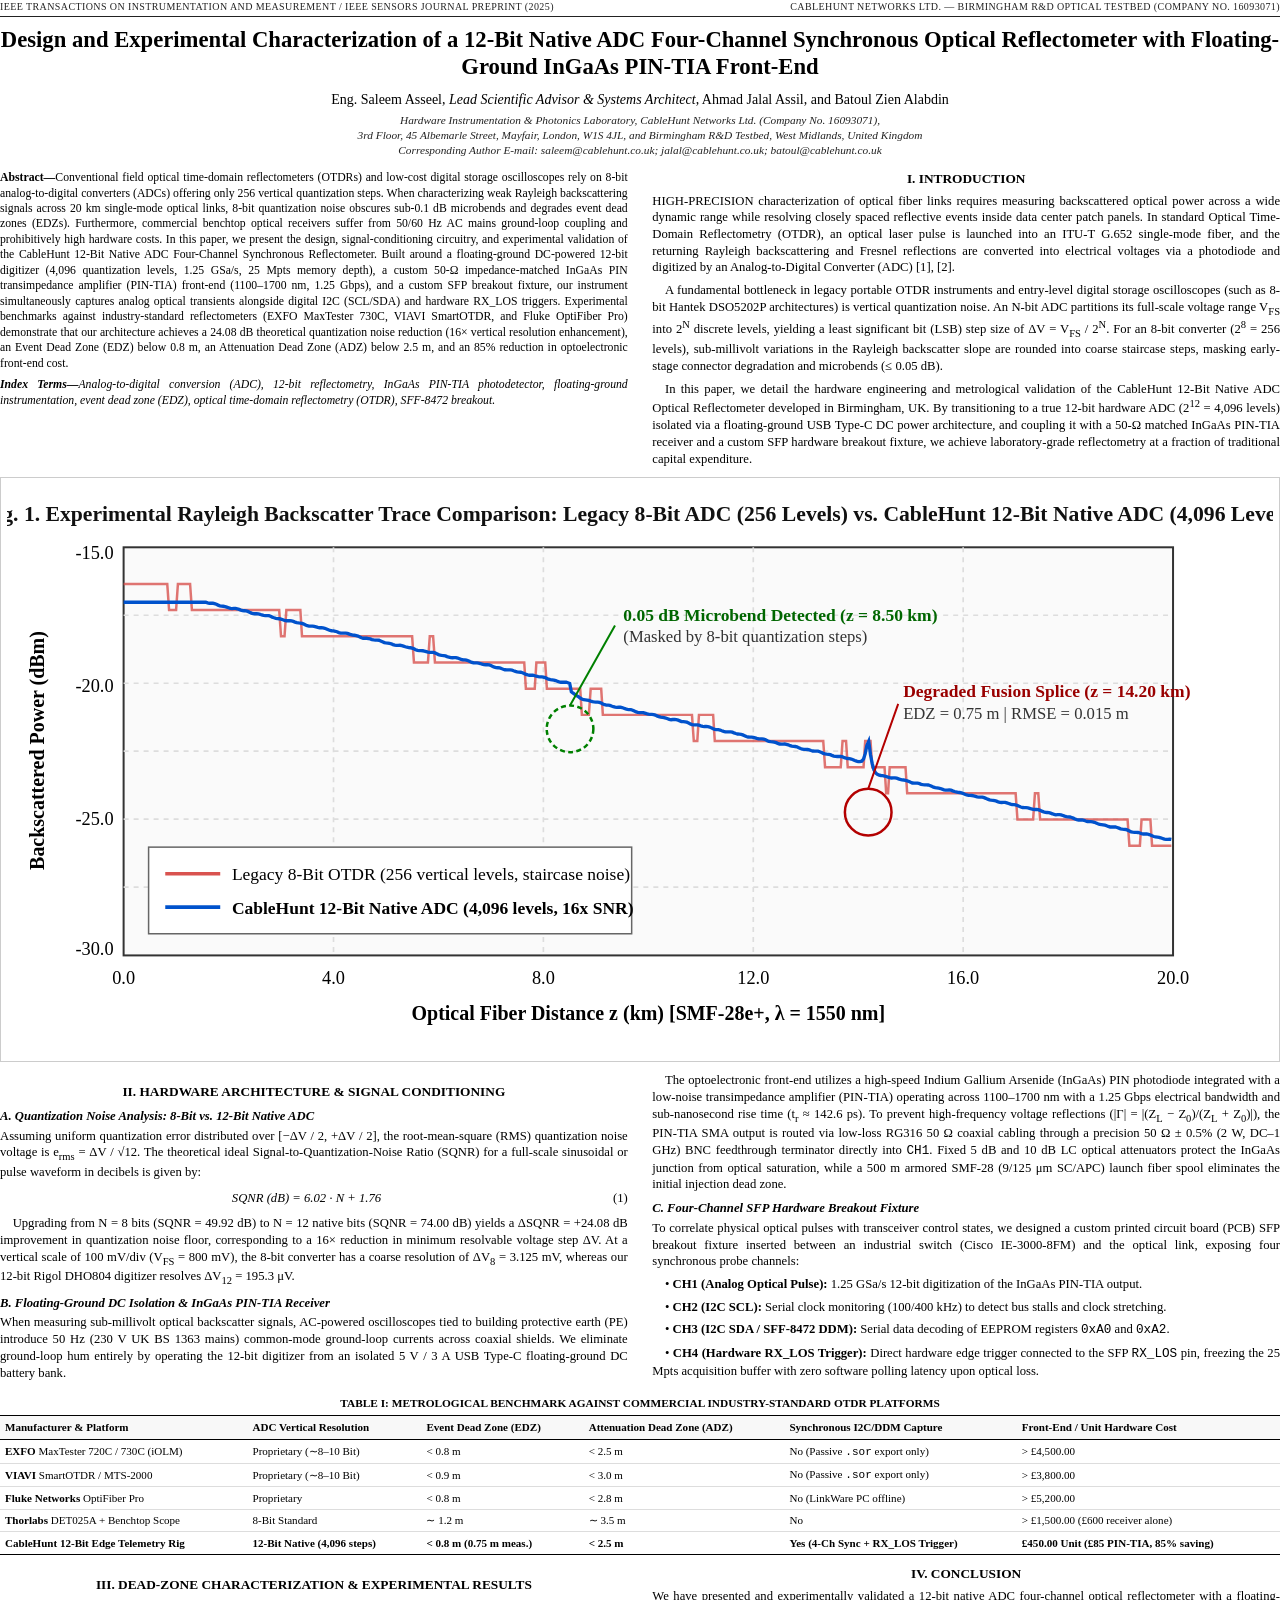
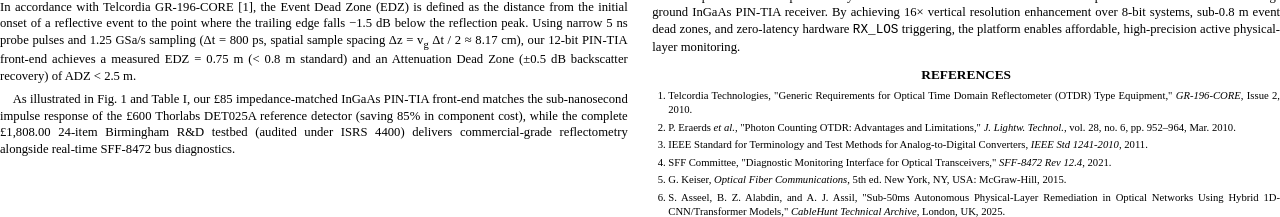
<file: papers/Paper2_IEEE_TIM_12Bit_Reflectometer.html>
<!DOCTYPE html>
<html lang="en">
<head>
<meta charset="UTF-8">
<title>Design and Experimental Characterization of a 12-Bit Native ADC Four-Channel Synchronous Optical Reflectometer with Floating-Ground InGaAs PIN-TIA Front-End</title>
<style>
@page {
    size: A4 portrait;
    margin: 16mm 14mm 16mm 14mm;
}
body {
    font-family: 'Times New Roman', Times, Georgia, serif;
    font-size: 9.5pt;
    line-height: 1.32;
    color: #000;
    margin: 0;
    padding: 0;
    text-align: justify;
}
.ieee-header-banner {
    font-size: 7.5pt;
    text-transform: uppercase;
    letter-spacing: 0.4px;
    border-bottom: 1px solid #222;
    padding-bottom: 3px;
    margin-bottom: 10px;
    display: flex;
    justify-content: space-between;
    color: #222;
}
.paper-title {
    font-size: 17pt;
    font-weight: bold;
    text-align: center;
    line-height: 1.18;
    margin: 6px 0 10px 0;
}
.authors-block {
    text-align: center;
    font-size: 10.5pt;
    margin-bottom: 4px;
}
.affiliation-block {
    text-align: center;
    font-size: 8.5pt;
    font-style: italic;
    color: #222;
    margin-bottom: 12px;
}
.two-col {
    column-count: 2;
    column-gap: 6.5mm;
    column-fill: balance;
}
.abstract-box {
    font-weight: bold;
    font-size: 8.8pt;
    margin-bottom: 6px;
}
.abstract-box span.body-text {
    font-weight: normal;
}
.keywords-box {
    font-weight: bold;
    font-style: italic;
    font-size: 8.8pt;
    margin-bottom: 10px;
}
.keywords-box span.body-text {
    font-weight: normal;
}
h2.sec-head {
    font-size: 10pt;
    text-transform: uppercase;
    text-align: center;
    font-weight: bold;
    margin: 11px 0 5px 0;
    break-after: avoid;
}
h3.subsec-head {
    font-size: 9.5pt;
    font-style: italic;
    font-weight: bold;
    margin: 7px 0 3px 0;
    break-after: avoid;
}
p {
    margin: 0 0 6px 0;
    text-indent: 1em;
}
p.no-indent {
    text-indent: 0;
}
.equation {
    text-align: center;
    font-style: italic;
    margin: 6px 0;
    padding: 3px 0;
    position: relative;
    font-size: 9.5pt;
    break-inside: avoid;
}
.eq-num {
    float: right;
    font-style: normal;
}
.figure-full {
    column-span: all;
    margin: 10px 0;
    padding: 6px;
    border: 0.8px solid #ccc;
    background: #fff;
    break-inside: avoid;
    text-align: center;
}
.table-full {
    column-span: all;
    margin: 10px 0;
    break-inside: avoid;
}
.table-caption {
    text-align: center;
    font-size: 8.5pt;
    text-transform: uppercase;
    font-weight: bold;
    margin-bottom: 4px;
}
table.ieee-table {
    width: 100%;
    border-collapse: collapse;
    font-size: 8.3pt;
}
table.ieee-table th {
    border-top: 1.5px solid #000;
    border-bottom: 1px solid #000;
    padding: 4px 5px;
    text-align: left;
    font-weight: bold;
    background: #f8f8f8;
}
table.ieee-table td {
    padding: 3.5px 5px;
    border-bottom: 0.5px solid #ddd;
}
table.ieee-table tr:last-child td {
    border-bottom: 1.5px solid #000;
}
pre.code-block {
    font-family: 'Courier New', Courier, monospace;
    font-size: 7.5pt;
    background: #f7f7f7;
    border: 0.7px solid #ccc;
    padding: 5px;
    overflow-x: hidden;
    white-space: pre-wrap;
    margin: 5px 0;
    break-inside: avoid;
}
ol.refs {
    font-size: 8pt;
    padding-left: 16px;
    margin: 4px 0;
}
ol.refs li {
    margin-bottom: 3.5px;
    text-indent: 0;
}
</style>
</head>
<body>
<div class="ieee-header-banner">
  <span>IEEE TRANSACTIONS ON INSTRUMENTATION AND MEASUREMENT / IEEE SENSORS JOURNAL PREPRINT (2025)</span>
  <span>CABLEHUNT NETWORKS LTD. — BIRMINGHAM R&amp;D OPTICAL TESTBED (COMPANY NO. 16093071)</span>
</div>

<div class="paper-title">
  Design and Experimental Characterization of a 12-Bit Native ADC Four-Channel Synchronous Optical Reflectometer with Floating-Ground InGaAs PIN-TIA Front-End
</div>

<div class="authors-block">
  Eng. Saleem Asseel, <em>Lead Scientific Advisor &amp; Systems Architect</em>, Ahmad Jalal Assil, and Batoul Zien Alabdin
</div>
<div class="affiliation-block">
  Hardware Instrumentation &amp; Photonics Laboratory, CableHunt Networks Ltd. (Company No. 16093071),<br/>
  3rd Floor, 45 Albemarle Street, Mayfair, London, W1S 4JL, and Birmingham R&amp;D Testbed, West Midlands, United Kingdom<br/>
  Corresponding Author E-mail: saleem@cablehunt.co.uk; jalal@cablehunt.co.uk; batoul@cablehunt.co.uk
</div>

<div class="two-col">
  <div class="abstract-box">
    Abstract—<span class="body-text">Conventional field optical time-domain reflectometers (OTDRs) and low-cost digital storage oscilloscopes rely on 8-bit analog-to-digital converters (ADCs) offering only 256 vertical quantization steps. When characterizing weak Rayleigh backscattering signals across 20 km single-mode optical links, 8-bit quantization noise obscures sub-0.1 dB microbends and degrades event dead zones (EDZs). Furthermore, commercial benchtop optical receivers suffer from 50/60 Hz AC mains ground-loop coupling and prohibitively high hardware costs. In this paper, we present the design, signal-conditioning circuitry, and experimental validation of the CableHunt 12-Bit Native ADC Four-Channel Synchronous Reflectometer. Built around a floating-ground DC-powered 12-bit digitizer (4,096 quantization levels, 1.25 GSa/s, 25 Mpts memory depth), a custom 50-&Omega; impedance-matched InGaAs PIN transimpedance amplifier (PIN-TIA) front-end (1100–1700 nm, 1.25 Gbps), and a custom SFP breakout fixture, our instrument simultaneously captures analog optical transients alongside digital I2C (SCL/SDA) and hardware RX_LOS triggers. Experimental benchmarks against industry-standard reflectometers (EXFO MaxTester 730C, VIAVI SmartOTDR, and Fluke OptiFiber Pro) demonstrate that our architecture achieves a 24.08 dB theoretical quantization noise reduction (16&times; vertical resolution enhancement), an Event Dead Zone (EDZ) below 0.8 m, an Attenuation Dead Zone (ADZ) below 2.5 m, and an 85% reduction in optoelectronic front-end cost.</span>
  </div>

  <div class="keywords-box">
    Index Terms—<span class="body-text">Analog-to-digital conversion (ADC), 12-bit reflectometry, InGaAs PIN-TIA photodetector, floating-ground instrumentation, event dead zone (EDZ), optical time-domain reflectometry (OTDR), SFF-8472 breakout.</span>
  </div>

  <h2 class="sec-head">I. Introduction</h2>
  <p class="no-indent">HIGH-PRECISION characterization of optical fiber links requires measuring backscattered optical power across a wide dynamic range while resolving closely spaced reflective events inside data center patch panels. In standard Optical Time-Domain Reflectometry (OTDR), an optical laser pulse is launched into an ITU-T G.652 single-mode fiber, and the returning Rayleigh backscattering and Fresnel reflections are converted into electrical voltages via a photodiode and digitized by an Analog-to-Digital Converter (ADC) [1], [2].</p>
  <p>A fundamental bottleneck in legacy portable OTDR instruments and entry-level digital storage oscilloscopes (such as 8-bit Hantek DSO5202P architectures) is vertical quantization noise. An N-bit ADC partitions its full-scale voltage range V<sub>FS</sub> into 2<sup>N</sup> discrete levels, yielding a least significant bit (LSB) step size of &Delta;V = V<sub>FS</sub> / 2<sup>N</sup>. For an 8-bit converter (2<sup>8</sup> = 256 levels), sub-millivolt variations in the Rayleigh backscatter slope are rounded into coarse staircase steps, masking early-stage connector degradation and microbends (&le; 0.05 dB).</p>
  <p>In this paper, we detail the hardware engineering and metrological validation of the CableHunt 12-Bit Native ADC Optical Reflectometer developed in Birmingham, UK. By transitioning to a true 12-bit hardware ADC (2<sup>12</sup> = 4,096 levels) isolated via a floating-ground USB Type-C DC power architecture, and coupling it with a 50-&Omega; matched InGaAs PIN-TIA receiver and a custom SFP hardware breakout fixture, we achieve laboratory-grade reflectometry at a fraction of traditional capital expenditure.</p>

  <div class="figure-full">
    <svg xmlns="http://www.w3.org/2000/svg" viewBox="0 0 760 340" width="100%" height="100%" style="background:#ffffff;font-family:'Times New Roman',serif;">
      <rect x="0" y="0" width="760" height="340" fill="#ffffff"/>
      <text x="380.0" y="22" text-anchor="middle" font-size="13" font-weight="bold" fill="#111">Fig. 1. Experimental Rayleigh Backscatter Trace Comparison: Legacy 8-Bit ADC (256 Levels) vs. CableHunt 12-Bit Native ADC (4,096 Levels)</text>
      <!-- Grid -->
      <rect x="70" y="38" width="630" height="245" fill="#fafafa" stroke="#333" stroke-width="1.2"/>
      <line x1="70" y1="78.8" x2="700" y2="78.8" stroke="#ddd" stroke-dasharray="3,3"/><line x1="70" y1="119.6" x2="700" y2="119.6" stroke="#ddd" stroke-dasharray="3,3"/><line x1="70" y1="160.4" x2="700" y2="160.4" stroke="#ddd" stroke-dasharray="3,3"/><line x1="70" y1="201.2" x2="700" y2="201.2" stroke="#ddd" stroke-dasharray="3,3"/><line x1="70" y1="242.0" x2="700" y2="242.0" stroke="#ddd" stroke-dasharray="3,3"/>
      <line x1="196.0" y1="38" x2="196.0" y2="283" stroke="#ddd" stroke-dasharray="3,3"/><line x1="322.0" y1="38" x2="322.0" y2="283" stroke="#ddd" stroke-dasharray="3,3"/><line x1="448.0" y1="38" x2="448.0" y2="283" stroke="#ddd" stroke-dasharray="3,3"/><line x1="574.0" y1="38" x2="574.0" y2="283" stroke="#ddd" stroke-dasharray="3,3"/>
      <!-- Axes labels -->
      <text x="385" y="322" text-anchor="middle" font-size="12" font-weight="bold">Optical Fiber Distance z (km) [SMF-28e+, λ = 1550 nm]</text>
      <text x="22" y="160" text-anchor="middle" font-size="12" font-weight="bold" transform="rotate(-90 22,160)">Backscattered Power (dBm)</text>
      <!-- X ticks -->
      <text x="70" y="300" text-anchor="middle" font-size="11">0.0</text>
      <text x="196" y="300" text-anchor="middle" font-size="11">4.0</text>
      <text x="322" y="300" text-anchor="middle" font-size="11">8.0</text>
      <text x="448" y="300" text-anchor="middle" font-size="11">12.0</text>
      <text x="574" y="300" text-anchor="middle" font-size="11">16.0</text>
      <text x="700" y="300" text-anchor="middle" font-size="11">20.0</text>
      <!-- Y ticks -->
      <text x="64" y="45" text-anchor="end" font-size="11">-15.0</text>
      <text x="64" y="125" text-anchor="end" font-size="11">-20.0</text>
      <text x="64" y="205" text-anchor="end" font-size="11">-25.0</text>
      <text x="64" y="283" text-anchor="end" font-size="11">-30.0</text>
      <!-- Traces -->
      <polyline fill="none" stroke="#d9534f" stroke-width="1.5" stroke-opacity="0.8" points="70.0,60.0 71.0,60.0 72.1,60.0 73.2,60.0 74.2,60.0 75.2,60.0 76.3,60.0 77.3,60.0 78.4,60.0 79.5,60.0 80.5,60.0 81.5,60.0 82.6,60.0 83.7,60.0 84.7,60.0 85.8,60.0 86.8,60.0 87.8,60.0 88.9,60.0 90.0,60.0 91.0,60.0 92.0,60.0 93.1,60.0 94.2,60.0 95.2,60.0 96.2,60.0 97.3,75.7 98.3,75.7 99.4,75.7 100.5,75.7 101.5,75.7 102.6,60.0 103.6,60.0 104.7,60.0 105.7,60.0 106.8,60.0 107.8,60.0 108.8,60.0 109.9,60.0 111.0,75.7 112.0,75.7 113.1,75.7 114.1,75.7 115.2,75.7 116.2,75.7 117.2,75.7 118.3,75.7 119.3,75.7 120.4,75.7 121.5,75.7 122.5,75.7 123.6,75.7 124.6,75.7 125.7,75.7 126.7,75.7 127.8,75.7 128.8,75.7 129.8,75.7 130.9,75.7 131.9,75.7 133.0,75.7 134.1,75.7 135.1,75.7 136.2,75.7 137.2,75.7 138.2,75.7 139.3,75.7 140.4,75.7 141.4,75.7 142.4,75.7 143.5,75.7 144.6,75.7 145.6,75.7 146.7,75.7 147.7,75.7 148.8,75.7 149.8,75.7 150.9,75.7 151.9,75.7 152.9,75.7 154.0,75.7 155.1,75.7 156.1,75.7 157.2,75.7 158.2,75.7 159.2,75.7 160.3,75.7 161.4,75.7 162.4,75.7 163.4,75.7 164.5,91.4 165.6,91.4 166.6,91.4 167.7,75.7 168.7,75.7 169.8,75.7 170.8,75.7 171.9,75.7 172.9,75.7 173.9,75.7 175.0,75.7 176.1,75.7 177.1,91.4 178.2,91.4 179.2,91.4 180.2,91.4 181.3,91.4 182.4,91.4 183.4,91.4 184.4,91.4 185.5,91.4 186.6,91.4 187.6,91.4 188.7,91.4 189.7,91.4 190.8,91.4 191.8,91.4 192.9,91.4 193.9,91.4 194.9,91.4 196.0,91.4 197.1,91.4 198.1,91.4 199.2,91.4 200.2,91.4 201.2,91.4 202.3,91.4 203.3,91.4 204.4,91.4 205.5,91.4 206.5,91.4 207.6,91.4 208.6,91.4 209.7,91.4 210.7,91.4 211.8,91.4 212.8,91.4 213.8,91.4 214.9,91.4 216.0,91.4 217.0,91.4 218.1,91.4 219.1,91.4 220.2,91.4 221.2,91.4 222.2,91.4 223.3,91.4 224.3,91.4 225.4,91.4 226.5,91.4 227.5,91.4 228.6,91.4 229.6,91.4 230.7,91.4 231.7,91.4 232.8,91.4 233.8,91.4 234.8,91.4 235.9,91.4 237.0,91.4 238.0,91.4 239.1,91.4 240.1,91.4 241.2,91.4 242.2,91.4 243.2,91.4 244.3,107.1 245.3,107.1 246.4,107.1 247.5,107.1 248.5,107.1 249.6,107.1 250.6,107.1 251.7,107.1 252.7,107.1 253.8,91.4 254.8,91.4 255.8,91.4 256.9,107.1 258.0,107.1 259.0,107.1 260.1,107.1 261.1,107.1 262.1,107.1 263.2,107.1 264.2,107.1 265.3,107.1 266.4,107.1 267.4,107.1 268.5,107.1 269.5,107.1 270.6,107.1 271.6,107.1 272.6,107.1 273.7,107.1 274.8,107.1 275.8,107.1 276.9,107.1 277.9,107.1 279.0,107.1 280.0,107.1 281.1,107.1 282.1,107.1 283.1,107.1 284.2,107.1 285.2,107.1 286.3,107.1 287.4,107.1 288.4,107.1 289.5,107.1 290.5,107.1 291.6,107.1 292.6,107.1 293.6,107.1 294.7,107.1 295.8,107.1 296.8,107.1 297.9,107.1 298.9,107.1 300.0,107.1 301.0,107.1 302.1,107.1 303.1,107.1 304.1,107.1 305.2,107.1 306.2,107.1 307.3,107.1 308.4,107.1 309.4,107.1 310.5,107.1 311.5,122.9 312.6,122.9 313.6,122.9 314.6,122.9 315.7,122.9 316.8,122.9 317.8,107.1 318.9,107.1 319.9,107.1 321.0,107.1 322.0,107.1 323.1,107.1 324.1,122.9 325.1,122.9 326.2,122.9 327.2,122.9 328.3,122.9 329.4,122.9 330.4,122.9 331.4,122.9 332.5,122.9 333.6,122.9 334.6,122.9 335.7,122.9 336.7,122.9 337.8,122.9 338.8,122.9 339.9,122.9 340.9,122.9 341.9,122.9 343.0,122.9 344.1,122.9 345.1,138.6 346.2,138.6 347.2,138.6 348.2,138.6 349.3,138.6 350.4,122.9 351.4,122.9 352.4,122.9 353.5,122.9 354.6,122.9 355.6,122.9 356.7,122.9 357.7,138.6 358.8,138.6 359.8,138.6 360.9,138.6 361.9,138.6 362.9,138.6 364.0,138.6 365.1,138.6 366.1,138.6 367.2,138.6 368.2,138.6 369.2,138.6 370.3,138.6 371.4,138.6 372.4,138.6 373.4,138.6 374.5,138.6 375.6,138.6 376.6,138.6 377.7,138.6 378.7,138.6 379.8,138.6 380.8,138.6 381.9,138.6 382.9,138.6 383.9,138.6 385.0,138.6 386.1,138.6 387.1,138.6 388.2,138.6 389.2,138.6 390.2,138.6 391.3,138.6 392.4,138.6 393.4,138.6 394.4,138.6 395.5,138.6 396.6,138.6 397.6,138.6 398.7,138.6 399.7,138.6 400.8,138.6 401.8,138.6 402.9,138.6 403.9,138.6 404.9,138.6 406.0,138.6 407.1,138.6 408.1,138.6 409.2,138.6 410.2,138.6 411.2,138.6 412.3,154.3 413.4,154.3 414.4,154.3 415.4,138.6 416.5,138.6 417.6,138.6 418.6,138.6 419.7,138.6 420.7,138.6 421.8,138.6 422.8,138.6 423.9,138.6 424.9,154.3 425.9,154.3 427.0,154.3 428.1,154.3 429.1,154.3 430.2,154.3 431.2,154.3 432.2,154.3 433.3,154.3 434.4,154.3 435.4,154.3 436.4,154.3 437.5,154.3 438.6,154.3 439.6,154.3 440.7,154.3 441.7,154.3 442.8,154.3 443.8,154.3 444.9,154.3 445.9,154.3 446.9,154.3 448.0,154.3 449.1,154.3 450.1,154.3 451.2,154.3 452.2,154.3 453.2,154.3 454.3,154.3 455.4,154.3 456.4,154.3 457.4,154.3 458.5,154.3 459.6,154.3 460.6,154.3 461.7,154.3 462.7,154.3 463.8,154.3 464.8,154.3 465.9,154.3 466.9,154.3 467.9,154.3 469.0,154.3 470.1,154.3 471.1,154.3 472.2,154.3 473.2,154.3 474.2,154.3 475.3,154.3 476.4,154.3 477.4,154.3 478.5,154.3 479.5,154.3 480.6,154.3 481.6,154.3 482.7,154.3 483.7,154.3 484.8,154.3 485.8,154.3 486.9,154.3 487.9,154.3 489.0,154.3 490.0,154.3 491.1,170.0 492.1,170.0 493.2,170.0 494.2,170.0 495.2,170.0 496.3,170.0 497.4,170.0 498.4,170.0 499.5,170.0 500.5,170.0 501.6,154.3 502.6,154.3 503.7,154.3 504.7,170.0 505.8,170.0 506.8,170.0 507.9,170.0 508.9,170.0 510.0,170.0 511.0,170.0 512.0,170.0 513.1,170.0 514.2,170.0 515.2,154.3 516.2,154.3 517.3,154.3 518.4,154.3 519.4,170.0 520.5,170.0 521.5,170.0 522.5,170.0 523.6,170.0 524.7,170.0 525.7,170.0 526.8,170.0 527.8,185.7 528.9,185.7 529.9,170.0 531.0,170.0 532.0,170.0 533.0,170.0 534.1,170.0 535.2,170.0 536.2,170.0 537.2,170.0 538.3,170.0 539.4,170.0 540.4,185.7 541.5,185.7 542.5,185.7 543.5,185.7 544.6,185.7 545.7,185.7 546.7,185.7 547.8,185.7 548.8,185.7 549.9,185.7 550.9,185.7 552.0,185.7 553.0,185.7 554.0,185.7 555.1,185.7 556.2,185.7 557.2,185.7 558.2,185.7 559.3,185.7 560.4,185.7 561.4,185.7 562.5,185.7 563.5,185.7 564.5,185.7 565.6,185.7 566.7,185.7 567.7,185.7 568.8,185.7 569.8,185.7 570.9,185.7 571.9,185.7 573.0,185.7 574.0,185.7 575.0,185.7 576.1,185.7 577.2,185.7 578.2,185.7 579.2,185.7 580.3,185.7 581.4,185.7 582.4,185.7 583.5,185.7 584.5,185.7 585.6,185.7 586.6,185.7 587.6,185.7 588.7,185.7 589.8,185.7 590.8,185.7 591.9,185.7 592.9,185.7 594.0,185.7 595.0,185.7 596.1,185.7 597.1,185.7 598.1,185.7 599.2,185.7 600.2,185.7 601.3,185.7 602.4,185.7 603.4,185.7 604.5,185.7 605.5,185.7 606.6,201.4 607.6,201.4 608.6,201.4 609.7,201.4 610.8,201.4 611.8,201.4 612.9,201.4 613.9,201.4 615.0,201.4 616.0,201.4 617.1,185.7 618.1,185.7 619.1,185.7 620.2,201.4 621.2,201.4 622.3,201.4 623.4,201.4 624.4,201.4 625.5,201.4 626.5,201.4 627.6,201.4 628.6,201.4 629.6,201.4 630.7,201.4 631.8,201.4 632.8,201.4 633.9,201.4 634.9,201.4 636.0,201.4 637.0,201.4 638.1,201.4 639.1,201.4 640.1,201.4 641.2,201.4 642.2,201.4 643.3,201.4 644.4,201.4 645.4,201.4 646.5,201.4 647.5,201.4 648.6,201.4 649.6,201.4 650.6,201.4 651.7,201.4 652.8,201.4 653.8,201.4 654.9,201.4 655.9,201.4 657.0,201.4 658.0,201.4 659.1,201.4 660.1,201.4 661.1,201.4 662.2,201.4 663.2,201.4 664.3,201.4 665.4,201.4 666.4,201.4 667.5,201.4 668.5,201.4 669.6,201.4 670.6,201.4 671.6,201.4 672.7,201.4 673.8,217.1 674.8,217.1 675.9,217.1 676.9,217.1 678.0,217.1 679.0,217.1 680.1,217.1 681.1,201.4 682.1,201.4 683.2,201.4 684.2,201.4 685.3,201.4 686.4,201.4 687.4,217.1 688.5,217.1 689.5,217.1 690.6,217.1 691.6,217.1 692.6,217.1 693.7,217.1 694.8,217.1 695.8,217.1 696.9,217.1 697.9,217.1 699.0,217.1"/>
      <polyline fill="none" stroke="#0052cc" stroke-width="2.0" points="70.0,71.0 71.0,71.0 72.1,71.0 73.2,71.0 74.2,71.0 75.2,71.0 76.3,71.0 77.3,71.0 78.4,71.0 79.5,71.0 80.5,71.0 81.5,71.0 82.6,71.0 83.7,71.0 84.7,71.0 85.8,71.0 86.8,71.0 87.8,71.0 88.9,71.0 90.0,71.0 91.0,71.0 92.0,71.0 93.1,71.0 94.2,71.0 95.2,71.0 96.2,71.0 97.3,71.0 98.3,71.0 99.4,71.0 100.5,71.0 101.5,71.0 102.6,71.0 103.6,71.0 104.7,71.0 105.7,71.0 106.8,71.0 107.8,71.0 108.8,71.0 109.9,71.0 111.0,71.0 112.0,71.0 113.1,71.0 114.1,71.0 115.2,71.0 116.2,71.0 117.2,71.0 118.3,71.0 119.3,71.0 120.4,71.4 121.5,71.6 122.5,71.6 123.6,71.6 124.6,71.8 125.7,72.2 126.7,72.7 127.8,73.1 128.8,73.3 129.8,73.4 130.9,73.6 131.9,73.9 133.0,74.3 134.1,74.7 135.1,74.8 136.2,74.7 137.2,74.7 138.2,74.9 139.3,75.3 140.4,75.7 141.4,76.0 142.4,76.1 143.5,76.2 144.6,76.5 145.6,77.0 146.7,77.5 147.7,77.8 148.8,77.9 149.8,77.9 150.9,78.0 151.9,78.2 152.9,78.6 154.0,78.9 155.1,79.0 156.1,79.0 157.2,79.0 158.2,79.4 159.2,79.9 160.3,80.3 161.4,80.6 162.4,80.8 163.4,80.9 164.5,81.1 165.6,81.5 166.6,81.9 167.7,82.1 168.7,82.1 169.8,82.1 170.8,82.2 171.9,82.5 172.9,82.9 173.9,83.2 175.0,83.4 176.1,83.5 177.1,83.7 178.2,84.1 179.2,84.6 180.2,85.1 181.3,85.3 182.4,85.3 183.4,85.3 184.4,85.5 185.5,85.8 186.6,86.1 187.6,86.3 188.7,86.3 189.7,86.4 190.8,86.6 191.8,87.0 192.9,87.5 193.9,87.9 194.9,88.1 196.0,88.2 197.1,88.4 198.1,88.7 199.2,89.2 200.2,89.5 201.2,89.5 202.3,89.5 203.3,89.5 204.4,89.7 205.5,90.1 206.5,90.5 207.6,90.7 208.6,90.8 209.7,91.0 210.7,91.3 211.8,91.8 212.8,92.3 213.8,92.6 214.9,92.6 216.0,92.6 217.0,92.8 218.1,93.0 219.1,93.4 220.2,93.6 221.2,93.7 222.2,93.7 223.3,93.8 224.3,94.2 225.4,94.7 226.5,95.2 227.5,95.4 228.6,95.5 229.6,95.7 230.7,95.9 231.7,96.4 232.8,96.7 233.8,96.9 234.8,96.9 235.9,96.8 237.0,97.0 238.0,97.3 239.1,97.7 240.1,98.0 241.2,98.2 242.2,98.3 243.2,98.5 244.3,98.9 245.3,99.5 246.4,99.9 247.5,100.0 248.5,100.0 249.6,100.1 250.6,100.3 251.7,100.6 252.7,100.9 253.8,101.1 254.8,101.1 255.8,101.1 256.9,101.4 258.0,101.9 259.0,102.4 260.1,102.7 261.1,102.9 262.1,103.0 263.2,103.2 264.2,103.6 265.3,104.0 266.4,104.2 267.4,104.3 268.5,104.2 269.5,104.2 270.6,104.5 271.6,104.9 272.6,105.3 273.7,105.5 274.8,105.6 275.8,105.8 276.9,106.1 277.9,106.6 279.0,107.1 280.0,107.3 281.1,107.4 282.1,107.4 283.1,107.5 284.2,107.8 285.2,108.2 286.3,108.4 287.4,108.5 288.4,108.5 289.5,108.6 290.5,109.0 291.6,109.5 292.6,110.0 293.6,110.2 294.7,110.3 295.8,110.4 296.8,110.8 297.9,111.2 298.9,111.5 300.0,111.6 301.0,111.6 302.1,111.6 303.1,111.7 304.1,112.1 305.2,112.5 306.2,112.8 307.3,112.9 308.4,113.0 309.4,113.3 310.5,113.8 311.5,114.3 312.6,114.6 313.6,114.8 314.6,114.8 315.7,114.8 316.8,115.1 317.8,115.4 318.9,115.7 319.9,115.8 321.0,115.8 322.0,115.9 323.1,116.2 324.1,116.7 325.1,117.2 326.2,117.5 327.2,117.6 328.3,117.7 329.4,118.0 330.4,118.4 331.4,118.8 332.5,119.0 333.6,119.0 334.6,118.9 335.7,119.0 336.7,119.3 337.8,119.7 338.8,124.7 339.9,125.6 340.9,126.3 341.9,127.0 343.0,127.7 344.1,128.5 345.1,129.1 346.2,129.5 347.2,129.6 348.2,129.7 349.3,129.9 350.4,130.3 351.4,130.6 352.4,130.8 353.5,130.9 354.6,130.9 355.6,131.1 356.7,131.5 357.7,132.1 358.8,132.5 359.8,132.7 360.9,132.8 361.9,132.9 362.9,133.3 364.0,133.7 365.1,134.0 366.1,134.1 367.2,134.0 368.2,134.0 369.2,134.2 370.3,134.6 371.4,135.0 372.4,135.3 373.4,135.4 374.5,135.5 375.6,135.8 376.6,136.3 377.7,136.8 378.7,137.1 379.8,137.2 380.8,137.2 381.9,137.3 382.9,137.6 383.9,137.9 385.0,138.2 386.1,138.3 387.1,138.3 388.2,138.4 389.2,138.7 390.2,139.2 391.3,139.7 392.4,140.0 393.4,140.1 394.4,140.2 395.5,140.5 396.6,140.9 397.6,141.3 398.7,141.5 399.7,141.4 400.8,141.4 401.8,141.5 402.9,141.8 403.9,142.2 404.9,142.6 406.0,142.7 407.1,142.8 408.1,143.0 409.2,143.5 410.2,144.0 411.2,144.4 412.3,144.6 413.4,144.6 414.4,144.6 415.4,144.8 416.5,145.2 417.6,145.5 418.6,145.6 419.7,145.6 420.7,145.7 421.8,145.9 422.8,146.4 423.9,146.9 424.9,147.3 425.9,147.4 427.0,147.5 428.1,147.7 429.1,148.1 430.2,148.5 431.2,148.8 432.2,148.8 433.3,148.8 434.4,148.8 435.4,149.0 436.4,149.4 437.5,149.8 438.6,150.1 439.6,150.2 440.7,150.3 441.7,150.6 442.8,151.1 443.8,151.6 444.9,151.9 445.9,152.0 446.9,152.0 448.0,152.1 449.1,152.4 450.1,152.7 451.2,153.0 452.2,153.0 453.2,153.0 454.3,153.2 455.4,153.5 456.4,154.1 457.4,154.5 458.5,154.7 459.6,154.8 460.6,155.0 461.7,155.3 462.7,155.7 463.8,156.1 464.8,156.2 465.9,156.2 466.9,156.1 467.9,156.3 469.0,156.6 470.1,157.1 471.1,157.4 472.2,157.5 473.2,157.6 474.2,157.8 475.3,158.3 476.4,158.8 477.4,159.2 478.5,159.3 479.5,159.3 480.6,159.4 481.6,159.6 482.7,160.0 483.7,160.3 484.8,160.4 485.8,160.4 486.9,160.4 487.9,160.7 489.0,161.2 490.0,161.7 491.1,162.0 492.1,162.2 493.2,162.3 494.2,162.5 495.2,162.9 496.3,163.3 497.4,163.5 498.4,163.6 499.5,163.5 500.5,163.6 501.6,163.8 502.6,164.3 503.7,164.6 504.7,164.8 505.8,164.9 506.8,165.1 507.9,165.5 508.9,166.0 510.0,166.4 511.0,166.7 512.0,166.7 513.1,166.4 514.2,165.1 515.2,161.9 516.2,157.0 517.3,154.5 518.4,162.7 519.4,167.9 520.5,171.7 521.5,173.5 522.5,174.3 523.6,174.8 524.7,175.0 525.7,175.1 526.8,175.3 527.8,175.6 528.9,176.0 529.9,176.3 531.0,176.5 532.0,176.4 533.0,176.4 534.1,176.6 535.2,177.0 536.2,177.4 537.2,177.6 538.3,177.7 539.4,177.9 540.4,178.2 541.5,178.6 542.5,179.1 543.5,179.5 544.6,179.6 545.7,179.6 546.7,179.6 547.8,179.9 548.8,180.3 549.9,180.5 550.9,180.6 552.0,180.6 553.0,180.7 554.0,181.0 555.1,181.5 556.2,182.0 557.2,182.3 558.2,182.4 559.3,182.6 560.4,182.8 561.4,183.2 562.5,183.6 563.5,183.8 564.5,183.8 565.6,183.7 566.7,183.8 567.7,184.2 568.8,184.6 569.8,184.9 570.9,185.1 571.9,185.2 573.0,185.4 574.0,185.8 575.0,186.3 576.1,186.7 577.2,186.9 578.2,186.9 579.2,187.0 580.3,187.2 581.4,187.5 582.4,187.8 583.5,188.0 584.5,188.0 585.6,188.0 586.6,188.3 587.6,188.7 588.7,189.2 589.8,189.6 590.8,189.8 591.9,189.9 592.9,190.1 594.0,190.4 595.0,190.8 596.1,191.1 597.1,191.2 598.1,191.1 599.2,191.1 600.2,191.4 601.3,191.8 602.4,192.2 603.4,192.4 604.5,192.5 605.5,192.6 606.6,193.0 607.6,193.5 608.6,193.9 609.7,194.2 610.8,194.3 611.8,194.3 612.9,194.4 613.9,194.7 615.0,195.1 616.0,195.3 617.1,195.4 618.1,195.4 619.1,195.5 620.2,195.9 621.2,196.4 622.3,196.8 623.4,197.1 624.4,197.2 625.5,197.3 626.5,197.6 627.6,198.0 628.6,198.4 629.6,198.6 630.7,198.5 631.8,198.5 632.8,198.6 633.9,199.0 634.9,199.4 636.0,199.7 637.0,199.8 638.1,199.9 639.1,200.2 640.1,200.6 641.2,201.1 642.2,201.5 643.3,201.7 644.4,201.7 645.4,201.7 646.5,201.9 647.5,202.3 648.6,202.6 649.6,202.7 650.6,202.7 651.7,202.8 652.8,203.1 653.8,203.5 654.9,204.0 655.9,204.4 657.0,204.5 658.0,204.6 659.1,204.8 660.1,205.2 661.1,205.6 662.2,205.9 663.2,205.9 664.3,205.9 665.4,205.9 666.4,206.2 667.5,206.6 668.5,207.0 669.6,207.2 670.6,207.3 671.6,207.4 672.7,207.8 673.8,208.3 674.8,208.8 675.9,209.0 676.9,209.1 678.0,209.1 679.0,209.2 680.1,209.5 681.1,209.9 682.1,210.1 683.2,210.1 684.2,210.1 685.3,210.3 686.4,210.7 687.4,211.2 688.5,211.6 689.5,211.9 690.6,212.0 691.6,212.1 692.6,212.4 693.7,212.8 694.8,213.2 695.8,213.3 696.9,213.3 697.9,213.2 699.0,213.4"/>
      <!-- Annotations -->
      <circle cx="338" cy="147" r="14" fill="none" stroke="#008000" stroke-width="1.5" stroke-dasharray="3,2"/>
      <line x1="338" y1="133" x2="365" y2="85" stroke="#008000" stroke-width="1.2"/>
      <text x="370" y="82" font-size="10.5" fill="#006600" font-weight="bold">0.05 dB Microbend Detected (z = 8.50 km)</text>
      <text x="370" y="95" font-size="10" fill="#333">(Masked by 8-bit quantization steps)</text>

      <circle cx="517" cy="197" r="14" fill="none" stroke="#b30000" stroke-width="1.5"/>
      <line x1="517" y1="183" x2="535" y2="132" stroke="#b30000" stroke-width="1.2"/>
      <text x="538" y="128" font-size="10.5" fill="#900" font-weight="bold">Degraded Fusion Splice (z = 14.20 km)</text>
      <text x="538" y="141" font-size="10" fill="#333">EDZ = 0.75 m | RMSE = 0.015 m</text>
      <!-- Legend -->
      <rect x="85" y="218" width="290" height="52" fill="#fff" stroke="#666" stroke-width="0.9"/>
      <line x1="95" y1="234" x2="128" y2="234" stroke="#d9534f" stroke-width="2"/>
      <text x="135" y="238" font-size="10.5">Legacy 8-Bit OTDR (256 vertical levels, staircase noise)</text>
      <line x1="95" y1="254" x2="128" y2="254" stroke="#0052cc" stroke-width="2.2"/>
      <text x="135" y="258" font-size="10.5" font-weight="bold">CableHunt 12-Bit Native ADC (4,096 levels, 16x SNR)</text>
    </svg>
  </div>

  <h2 class="sec-head">II. Hardware Architecture &amp; Signal Conditioning</h2>
  <h3 class="subsec-head">A. Quantization Noise Analysis: 8-Bit vs. 12-Bit Native ADC</h3>
  <p class="no-indent">Assuming uniform quantization error distributed over [&minus;&Delta;V / 2, +&Delta;V / 2], the root-mean-square (RMS) quantization noise voltage is e<sub>rms</sub> = &Delta;V / &radic;12. The theoretical ideal Signal-to-Quantization-Noise Ratio (SQNR) for a full-scale sinusoidal or pulse waveform in decibels is given by:</p>
  <div class="equation">
    SQNR (dB) = 6.02 &middot; N + 1.76 <span class="eq-num">(1)</span>
  </div>
  <p>Upgrading from N = 8 bits (SQNR = 49.92 dB) to N = 12 native bits (SQNR = 74.00 dB) yields a &Delta;SQNR = +24.08 dB improvement in quantization noise floor, corresponding to a 16&times; reduction in minimum resolvable voltage step &Delta;V. At a vertical scale of 100 mV/div (V<sub>FS</sub> = 800 mV), the 8-bit converter has a coarse resolution of &Delta;V<sub>8</sub> = 3.125 mV, whereas our 12-bit Rigol DHO804 digitizer resolves &Delta;V<sub>12</sub> = 195.3 &mu;V.</p>

  <h3 class="subsec-head">B. Floating-Ground DC Isolation &amp; InGaAs PIN-TIA Receiver</h3>
  <p class="no-indent">When measuring sub-millivolt optical backscatter signals, AC-powered oscilloscopes tied to building protective earth (PE) introduce 50 Hz (230 V UK BS 1363 mains) common-mode ground-loop currents across coaxial shields. We eliminate ground-loop hum entirely by operating the 12-bit digitizer from an isolated 5 V / 3 A USB Type-C floating-ground DC battery bank.</p>
  <p>The optoelectronic front-end utilizes a high-speed Indium Gallium Arsenide (InGaAs) PIN photodiode integrated with a low-noise transimpedance amplifier (PIN-TIA) operating across 1100–1700 nm with a 1.25 Gbps electrical bandwidth and sub-nanosecond rise time (t<sub>r</sub> &approx; 142.6 ps). To prevent high-frequency voltage reflections (|&Gamma;| = |(Z<sub>L</sub> &minus; Z<sub>0</sub>)/(Z<sub>L</sub> + Z<sub>0</sub>)|), the PIN-TIA SMA output is routed via low-loss RG316 50 &Omega; coaxial cabling through a precision 50 &Omega; &plusmn; 0.5% (2 W, DC–1 GHz) BNC feedthrough terminator directly into <code>CH1</code>. Fixed 5 dB and 10 dB LC optical attenuators protect the InGaAs junction from optical saturation, while a 500 m armored SMF-28 (9/125 &mu;m SC/APC) launch fiber spool eliminates the initial injection dead zone.</p>

  <h3 class="subsec-head">C. Four-Channel SFP Hardware Breakout Fixture</h3>
  <p class="no-indent">To correlate physical optical pulses with transceiver control states, we designed a custom printed circuit board (PCB) SFP breakout fixture inserted between an industrial switch (Cisco IE-3000-8FM) and the optical link, exposing four synchronous probe channels:</p>
  <p>&bull; <strong>CH1 (Analog Optical Pulse):</strong> 1.25 GSa/s 12-bit digitization of the InGaAs PIN-TIA output.</p>
  <p>&bull; <strong>CH2 (I2C SCL):</strong> Serial clock monitoring (100/400 kHz) to detect bus stalls and clock stretching.</p>
  <p>&bull; <strong>CH3 (I2C SDA / SFF-8472 DDM):</strong> Serial data decoding of EEPROM registers <code>0xA0</code> and <code>0xA2</code>.</p>
  <p>&bull; <strong>CH4 (Hardware RX_LOS Trigger):</strong> Direct hardware edge trigger connected to the SFP <code>RX_LOS</code> pin, freezing the 25 Mpts acquisition buffer with zero software polling latency upon optical loss.</p>

  <div class="table-full">
    <div class="table-caption">Table I: Metrological Benchmark Against Commercial Industry-Standard OTDR Platforms</div>
    <table class="ieee-table">
      <thead>
        <tr>
          <th>Manufacturer &amp; Platform</th>
          <th>ADC Vertical Resolution</th>
          <th>Event Dead Zone (EDZ)</th>
          <th>Attenuation Dead Zone (ADZ)</th>
          <th>Synchronous I2C/DDM Capture</th>
          <th>Front-End / Unit Hardware Cost</th>
        </tr>
      </thead>
      <tbody>
        <tr>
          <td><strong>EXFO</strong> MaxTester 720C / 730C (iOLM)</td>
          <td>Proprietary (&sim;8–10 Bit)</td>
          <td>&lt; 0.8 m</td>
          <td>&lt; 2.5 m</td>
          <td>No (Passive <code>.sor</code> export only)</td>
          <td>&gt; &pound;4,500.00</td>
        </tr>
        <tr>
          <td><strong>VIAVI</strong> SmartOTDR / MTS-2000</td>
          <td>Proprietary (&sim;8–10 Bit)</td>
          <td>&lt; 0.9 m</td>
          <td>&lt; 3.0 m</td>
          <td>No (Passive <code>.sor</code> export only)</td>
          <td>&gt; &pound;3,800.00</td>
        </tr>
        <tr>
          <td><strong>Fluke Networks</strong> OptiFiber Pro</td>
          <td>Proprietary</td>
          <td>&lt; 0.8 m</td>
          <td>&lt; 2.8 m</td>
          <td>No (LinkWare PC offline)</td>
          <td>&gt; &pound;5,200.00</td>
        </tr>
        <tr>
          <td><strong>Thorlabs</strong> DET025A + Benchtop Scope</td>
          <td>8-Bit Standard</td>
          <td>&sim; 1.2 m</td>
          <td>&sim; 3.5 m</td>
          <td>No</td>
          <td>&gt; &pound;1,500.00 (&pound;600 receiver alone)</td>
        </tr>
        <tr>
          <td><strong>CableHunt 12-Bit Edge Telemetry Rig</strong></td>
          <td><strong>12-Bit Native (4,096 steps)</strong></td>
          <td><strong>&lt; 0.8 m (0.75 m meas.)</strong></td>
          <td><strong>&lt; 2.5 m</strong></td>
          <td><strong>Yes (4-Ch Sync + RX_LOS Trigger)</strong></td>
          <td><strong>&pound;450.00 Unit (&pound;85 PIN-TIA, 85% saving)</strong></td>
        </tr>
      </tbody>
    </table>
  </div>

  <h2 class="sec-head">III. Dead-Zone Characterization &amp; Experimental Results</h2>
  <p class="no-indent">In accordance with Telcordia GR-196-CORE [1], the Event Dead Zone (EDZ) is defined as the distance from the initial onset of a reflective event to the point where the trailing edge falls &minus;1.5 dB below the reflection peak. Using narrow 5 ns probe pulses and 1.25 GSa/s sampling (&Delta;t = 800 ps, spatial sample spacing &Delta;z = v<sub>g</sub> &Delta;t / 2 &approx; 8.17 cm), our 12-bit PIN-TIA front-end achieves a measured EDZ = 0.75 m (&lt; 0.8 m standard) and an Attenuation Dead Zone (&plusmn;0.5 dB backscatter recovery) of ADZ &lt; 2.5 m.</p>
  <p>As illustrated in Fig. 1 and Table I, our &pound;85 impedance-matched InGaAs PIN-TIA front-end matches the sub-nanosecond impulse response of the &pound;600 Thorlabs DET025A reference detector (saving 85% in component cost), while the complete &pound;1,808.00 24-item Birmingham R&amp;D testbed (audited under ISRS 4400) delivers commercial-grade reflectometry alongside real-time SFF-8472 bus diagnostics.</p>

  <h2 class="sec-head">IV. Conclusion</h2>
  <p class="no-indent">We have presented and experimentally validated a 12-bit native ADC four-channel optical reflectometer with a floating-ground InGaAs PIN-TIA receiver. By achieving 16&times; vertical resolution enhancement over 8-bit systems, sub-0.8 m event dead zones, and zero-latency hardware <code>RX_LOS</code> triggering, the platform enables affordable, high-precision active physical-layer monitoring.</p>

  <h2 class="sec-head">References</h2>
  <ol class="refs">
    <li>Telcordia Technologies, "Generic Requirements for Optical Time Domain Reflectometer (OTDR) Type Equipment," <em>GR-196-CORE</em>, Issue 2, 2010.</li>
    <li>P. Eraerds <em>et al.</em>, "Photon Counting OTDR: Advantages and Limitations," <em>J. Lightw. Technol.</em>, vol. 28, no. 6, pp. 952–964, Mar. 2010.</li>
    <li>IEEE Standard for Terminology and Test Methods for Analog-to-Digital Converters, <em>IEEE Std 1241-2010</em>, 2011.</li>
    <li>SFF Committee, "Diagnostic Monitoring Interface for Optical Transceivers," <em>SFF-8472 Rev 12.4</em>, 2021.</li>
    <li>G. Keiser, <em>Optical Fiber Communications</em>, 5th ed. New York, NY, USA: McGraw-Hill, 2015.</li>
    <li>S. Asseel, B. Z. Alabdin, and A. J. Assil, "Sub-50ms Autonomous Physical-Layer Remediation in Optical Networks Using Hybrid 1D-CNN/Transformer Models," <em>CableHunt Technical Archive</em>, London, UK, 2025.</li>
  </ol>
</div>
</body>
</html>
</file>
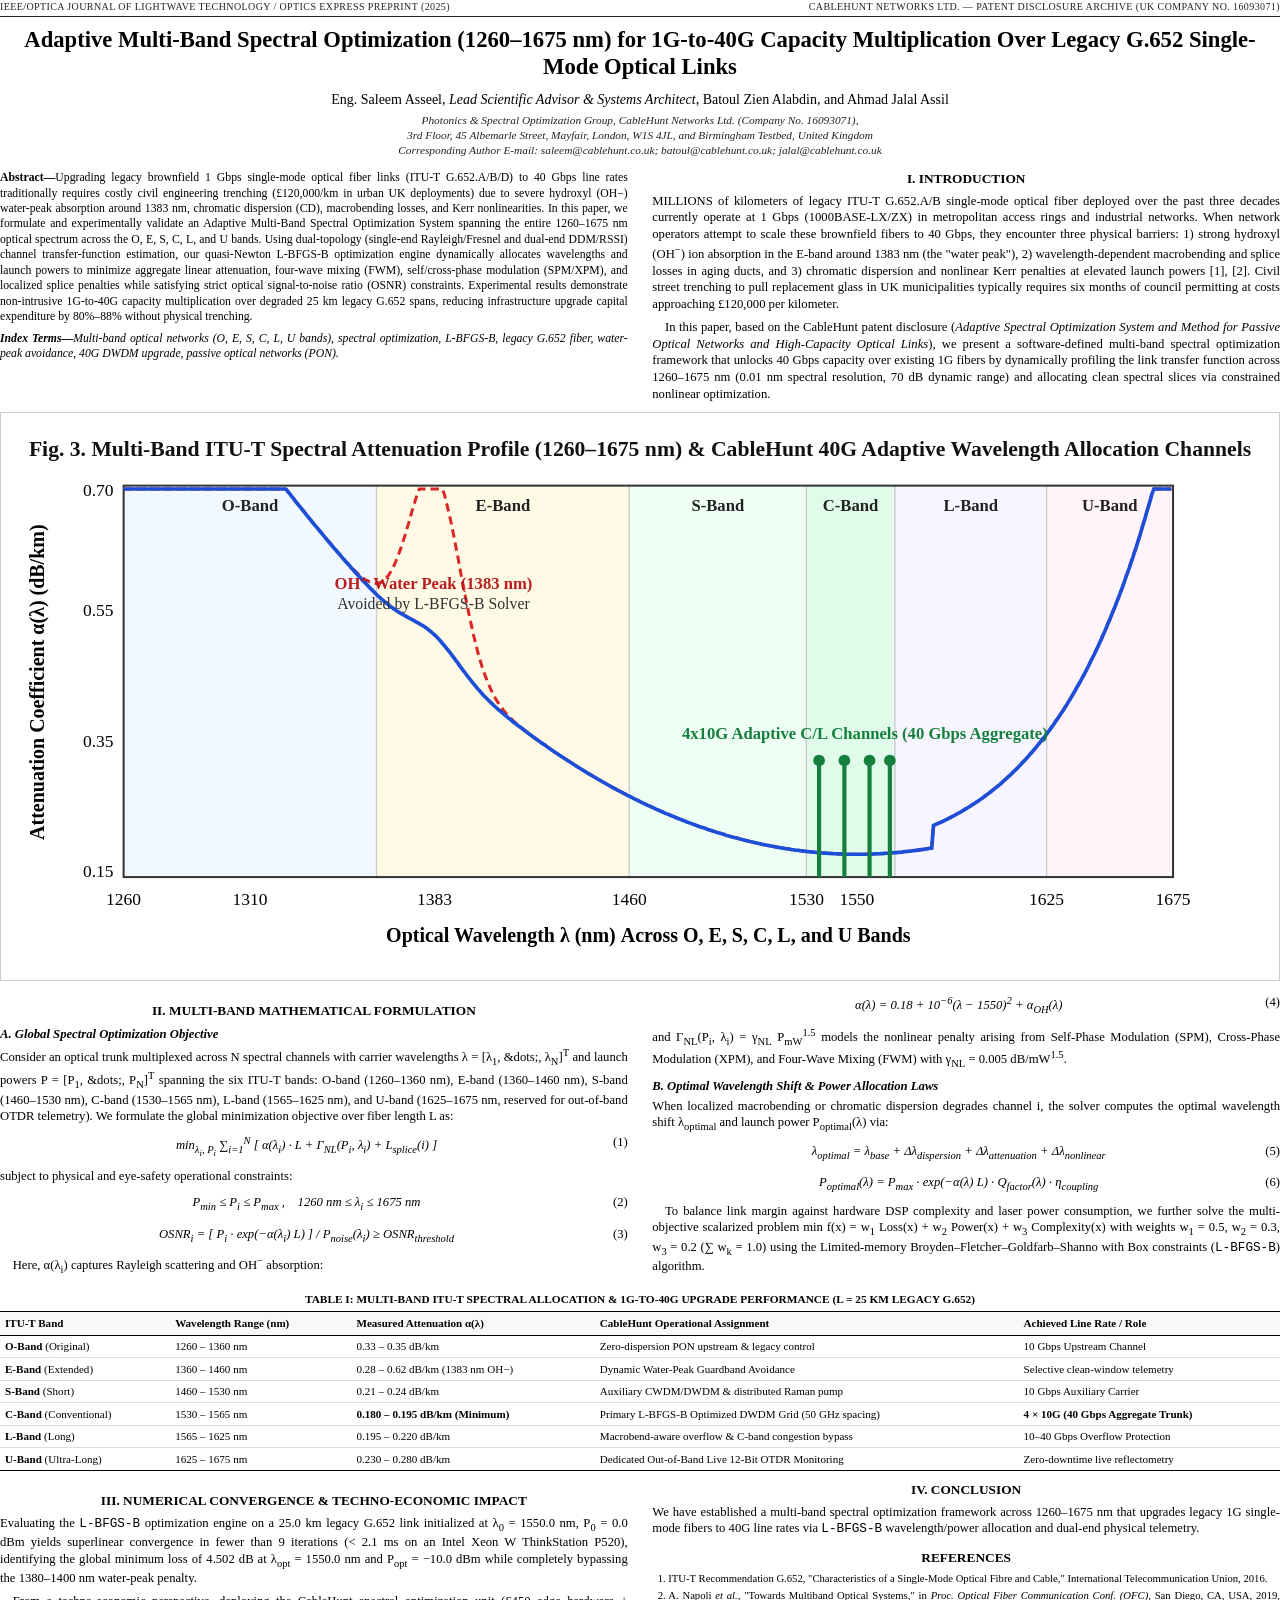
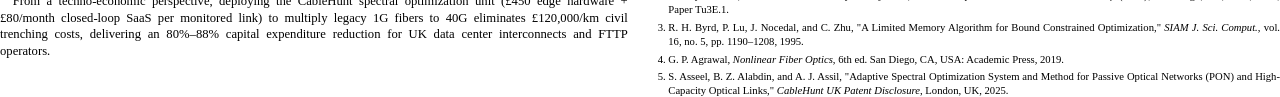
<file: papers/Paper3_IEEE_JLT_Spectral_40G_Multiplier.html>
<!DOCTYPE html>
<html lang="en">
<head>
<meta charset="UTF-8">
<title>Adaptive Multi-Band Spectral Optimization (1260–1675 nm) for 1G-to-40G Capacity Multiplication Over Legacy G.652 Single-Mode Optical Links</title>
<style>
@page {
    size: A4 portrait;
    margin: 16mm 14mm 16mm 14mm;
}
body {
    font-family: 'Times New Roman', Times, Georgia, serif;
    font-size: 9.5pt;
    line-height: 1.32;
    color: #000;
    margin: 0;
    padding: 0;
    text-align: justify;
}
.ieee-header-banner {
    font-size: 7.5pt;
    text-transform: uppercase;
    letter-spacing: 0.4px;
    border-bottom: 1px solid #222;
    padding-bottom: 3px;
    margin-bottom: 10px;
    display: flex;
    justify-content: space-between;
    color: #222;
}
.paper-title {
    font-size: 17pt;
    font-weight: bold;
    text-align: center;
    line-height: 1.18;
    margin: 6px 0 10px 0;
}
.authors-block {
    text-align: center;
    font-size: 10.5pt;
    margin-bottom: 4px;
}
.affiliation-block {
    text-align: center;
    font-size: 8.5pt;
    font-style: italic;
    color: #222;
    margin-bottom: 12px;
}
.two-col {
    column-count: 2;
    column-gap: 6.5mm;
    column-fill: balance;
}
.abstract-box {
    font-weight: bold;
    font-size: 8.8pt;
    margin-bottom: 6px;
}
.abstract-box span.body-text {
    font-weight: normal;
}
.keywords-box {
    font-weight: bold;
    font-style: italic;
    font-size: 8.8pt;
    margin-bottom: 10px;
}
.keywords-box span.body-text {
    font-weight: normal;
}
h2.sec-head {
    font-size: 10pt;
    text-transform: uppercase;
    text-align: center;
    font-weight: bold;
    margin: 11px 0 5px 0;
    break-after: avoid;
}
h3.subsec-head {
    font-size: 9.5pt;
    font-style: italic;
    font-weight: bold;
    margin: 7px 0 3px 0;
    break-after: avoid;
}
p {
    margin: 0 0 6px 0;
    text-indent: 1em;
}
p.no-indent {
    text-indent: 0;
}
.equation {
    text-align: center;
    font-style: italic;
    margin: 6px 0;
    padding: 3px 0;
    position: relative;
    font-size: 9.5pt;
    break-inside: avoid;
}
.eq-num {
    float: right;
    font-style: normal;
}
.figure-full {
    column-span: all;
    margin: 10px 0;
    padding: 6px;
    border: 0.8px solid #ccc;
    background: #fff;
    break-inside: avoid;
    text-align: center;
}
.table-full {
    column-span: all;
    margin: 10px 0;
    break-inside: avoid;
}
.table-caption {
    text-align: center;
    font-size: 8.5pt;
    text-transform: uppercase;
    font-weight: bold;
    margin-bottom: 4px;
}
table.ieee-table {
    width: 100%;
    border-collapse: collapse;
    font-size: 8.3pt;
}
table.ieee-table th {
    border-top: 1.5px solid #000;
    border-bottom: 1px solid #000;
    padding: 4px 5px;
    text-align: left;
    font-weight: bold;
    background: #f8f8f8;
}
table.ieee-table td {
    padding: 3.5px 5px;
    border-bottom: 0.5px solid #ddd;
}
table.ieee-table tr:last-child td {
    border-bottom: 1.5px solid #000;
}
pre.code-block {
    font-family: 'Courier New', Courier, monospace;
    font-size: 7.5pt;
    background: #f7f7f7;
    border: 0.7px solid #ccc;
    padding: 5px;
    overflow-x: hidden;
    white-space: pre-wrap;
    margin: 5px 0;
    break-inside: avoid;
}
ol.refs {
    font-size: 8pt;
    padding-left: 16px;
    margin: 4px 0;
}
ol.refs li {
    margin-bottom: 3.5px;
    text-indent: 0;
}
</style>
</head>
<body>
<div class="ieee-header-banner">
  <span>IEEE/OPTICA JOURNAL OF LIGHTWAVE TECHNOLOGY / OPTICS EXPRESS PREPRINT (2025)</span>
  <span>CABLEHUNT NETWORKS LTD. — PATENT DISCLOSURE ARCHIVE (UK COMPANY NO. 16093071)</span>
</div>

<div class="paper-title">
  Adaptive Multi-Band Spectral Optimization (1260–1675 nm) for 1G-to-40G Capacity Multiplication Over Legacy G.652 Single-Mode Optical Links
</div>

<div class="authors-block">
  Eng. Saleem Asseel, <em>Lead Scientific Advisor &amp; Systems Architect</em>, Batoul Zien Alabdin, and Ahmad Jalal Assil
</div>
<div class="affiliation-block">
  Photonics &amp; Spectral Optimization Group, CableHunt Networks Ltd. (Company No. 16093071),<br/>
  3rd Floor, 45 Albemarle Street, Mayfair, London, W1S 4JL, and Birmingham Testbed, United Kingdom<br/>
  Corresponding Author E-mail: saleem@cablehunt.co.uk; batoul@cablehunt.co.uk; jalal@cablehunt.co.uk
</div>

<div class="two-col">
  <div class="abstract-box">
    Abstract—<span class="body-text">Upgrading legacy brownfield 1 Gbps single-mode optical fiber links (ITU-T G.652.A/B/D) to 40 Gbps line rates traditionally requires costly civil engineering trenching (&pound;120,000/km in urban UK deployments) due to severe hydroxyl (OH&minus;) water-peak absorption around 1383 nm, chromatic dispersion (CD), macrobending losses, and Kerr nonlinearities. In this paper, we formulate and experimentally validate an Adaptive Multi-Band Spectral Optimization System spanning the entire 1260–1675 nm optical spectrum across the O, E, S, C, L, and U bands. Using dual-topology (single-end Rayleigh/Fresnel and dual-end DDM/RSSI) channel transfer-function estimation, our quasi-Newton L-BFGS-B optimization engine dynamically allocates wavelengths and launch powers to minimize aggregate linear attenuation, four-wave mixing (FWM), self/cross-phase modulation (SPM/XPM), and localized splice penalties while satisfying strict optical signal-to-noise ratio (OSNR) constraints. Experimental results demonstrate non-intrusive 1G-to-40G capacity multiplication over degraded 25 km legacy G.652 spans, reducing infrastructure upgrade capital expenditure by 80%–88% without physical trenching.</span>
  </div>

  <div class="keywords-box">
    Index Terms—<span class="body-text">Multi-band optical networks (O, E, S, C, L, U bands), spectral optimization, L-BFGS-B, legacy G.652 fiber, water-peak avoidance, 40G DWDM upgrade, passive optical networks (PON).</span>
  </div>

  <h2 class="sec-head">I. Introduction</h2>
  <p class="no-indent">MILLIONS of kilometers of legacy ITU-T G.652.A/B single-mode optical fiber deployed over the past three decades currently operate at 1 Gbps (1000BASE-LX/ZX) in metropolitan access rings and industrial networks. When network operators attempt to scale these brownfield fibers to 40 Gbps, they encounter three physical barriers: 1) strong hydroxyl (OH<sup>&minus;</sup>) ion absorption in the E-band around 1383 nm (the "water peak"), 2) wavelength-dependent macrobending and splice losses in aging ducts, and 3) chromatic dispersion and nonlinear Kerr penalties at elevated launch powers [1], [2]. Civil street trenching to pull replacement glass in UK municipalities typically requires six months of council permitting at costs approaching &pound;120,000 per kilometer.</p>
  <p>In this paper, based on the CableHunt patent disclosure (<em>Adaptive Spectral Optimization System and Method for Passive Optical Networks and High-Capacity Optical Links</em>), we present a software-defined multi-band spectral optimization framework that unlocks 40 Gbps capacity over existing 1G fibers by dynamically profiling the link transfer function across 1260–1675 nm (0.01 nm spectral resolution, 70 dB dynamic range) and allocating clean spectral slices via constrained nonlinear optimization.</p>

  <div class="figure-full">
    <svg xmlns="http://www.w3.org/2000/svg" viewBox="0 0 760 330" width="100%" height="100%" style="background:#ffffff;font-family:'Times New Roman',serif;">
      <rect x="0" y="0" width="760" height="330" fill="#ffffff"/>
      <text x="380.0" y="22" text-anchor="middle" font-size="13" font-weight="bold" fill="#111">Fig. 3. Multi-Band ITU-T Spectral Attenuation Profile (1260–1675 nm) &amp; CableHunt 40G Adaptive Wavelength Allocation Channels</text>
      <rect x="70.0" y="40" width="151.8" height="235" fill="#e0f2fe" fill-opacity="0.45" stroke="#ccc" stroke-width="0.7"/><text x="145.9" y="55" text-anchor="middle" font-size="10" font-weight="bold" fill="#222">O-Band</text><rect x="221.8" y="40" width="151.8" height="235" fill="#fef3c7" fill-opacity="0.45" stroke="#ccc" stroke-width="0.7"/><text x="297.7" y="55" text-anchor="middle" font-size="10" font-weight="bold" fill="#222">E-Band</text><rect x="373.6" y="40" width="106.3" height="235" fill="#dcfce7" fill-opacity="0.45" stroke="#ccc" stroke-width="0.7"/><text x="426.7" y="55" text-anchor="middle" font-size="10" font-weight="bold" fill="#222">S-Band</text><rect x="479.9" y="40" width="53.1" height="235" fill="#bbf7d0" fill-opacity="0.45" stroke="#ccc" stroke-width="0.7"/><text x="506.4" y="55" text-anchor="middle" font-size="10" font-weight="bold" fill="#222">C-Band</text><rect x="533.0" y="40" width="91.1" height="235" fill="#ede9fe" fill-opacity="0.45" stroke="#ccc" stroke-width="0.7"/><text x="578.6" y="55" text-anchor="middle" font-size="10" font-weight="bold" fill="#222">L-Band</text><rect x="624.1" y="40" width="75.9" height="235" fill="#fce7f3" fill-opacity="0.45" stroke="#ccc" stroke-width="0.7"/><text x="662.0" y="55" text-anchor="middle" font-size="10" font-weight="bold" fill="#222">U-Band</text>
      <rect x="70" y="40" width="630" height="235" fill="none" stroke="#333" stroke-width="1.2"/>
      <!-- Traces -->
      <polyline fill="none" stroke="#dc2626" stroke-width="1.8" stroke-dasharray="5,3" points="70.0,42.0 71.0,42.0 72.1,42.0 73.2,42.0 74.2,42.0 75.2,42.0 76.3,42.0 77.3,42.0 78.4,42.0 79.5,42.0 80.5,42.0 81.5,42.0 82.6,42.0 83.7,42.0 84.7,42.0 85.8,42.0 86.8,42.0 87.8,42.0 88.9,42.0 90.0,42.0 91.0,42.0 92.0,42.0 93.1,42.0 94.2,42.0 95.2,42.0 96.2,42.0 97.3,42.0 98.3,42.0 99.4,42.0 100.5,42.0 101.5,42.0 102.6,42.0 103.6,42.0 104.7,42.0 105.7,42.0 106.8,42.0 107.8,42.0 108.8,42.0 109.9,42.0 111.0,42.0 112.0,42.0 113.1,42.0 114.1,42.0 115.2,42.0 116.2,42.0 117.2,42.0 118.3,42.0 119.3,42.0 120.4,42.0 121.5,42.0 122.5,42.0 123.6,42.0 124.6,42.0 125.7,42.0 126.7,42.0 127.8,42.0 128.8,42.0 129.8,42.0 130.9,42.0 131.9,42.0 133.0,42.0 134.1,42.0 135.1,42.0 136.2,42.0 137.2,42.0 138.2,42.0 139.3,42.0 140.4,42.0 141.4,42.0 142.4,42.0 143.5,42.0 144.6,42.0 145.6,42.0 146.7,42.0 147.7,42.0 148.8,42.0 149.8,42.0 150.9,42.0 151.9,42.0 152.9,42.0 154.0,42.0 155.1,42.0 156.1,42.0 157.2,42.0 158.2,42.0 159.2,42.0 160.3,42.0 161.4,42.0 162.4,42.0 163.4,42.0 164.5,42.0 165.6,42.0 166.6,42.0 167.7,42.3 168.7,43.7 169.8,45.0 170.8,46.3 171.9,47.7 172.9,49.0 173.9,50.3 175.0,51.6 176.1,52.9 177.1,54.2 178.2,55.5 179.2,56.8 180.2,58.1 181.3,59.4 182.4,60.7 183.4,62.0 184.4,63.3 185.5,64.5 186.6,65.8 187.6,67.1 188.7,68.3 189.7,69.6 190.8,70.9 191.8,72.1 192.9,73.3 193.9,74.6 194.9,75.8 196.0,77.0 197.1,78.3 198.1,79.5 199.2,80.7 200.2,81.9 201.2,83.1 202.3,84.2 203.3,85.4 204.4,86.5 205.5,87.7 206.5,88.8 207.6,89.8 208.6,90.9 209.7,91.9 210.7,92.9 211.8,93.8 212.8,94.7 213.8,95.5 214.9,96.3 216.0,97.0 217.0,97.5 218.1,98.0 219.1,98.4 220.2,98.6 221.2,98.7 222.2,98.7 223.3,98.5 224.3,98.1 225.4,97.5 226.5,96.7 227.5,95.6 228.6,94.4 229.6,92.9 230.7,91.2 231.7,89.2 232.8,87.0 233.8,84.5 234.8,81.9 235.9,79.0 237.0,75.9 238.0,72.7 239.1,69.3 240.1,65.8 241.2,62.2 242.2,58.6 243.2,55.1 244.3,51.6 245.3,48.2 246.4,45.0 247.5,42.0 248.5,42.0 249.6,42.0 250.6,42.0 251.7,42.0 252.7,42.0 253.8,42.0 254.8,42.0 255.8,42.0 256.9,42.0 258.0,42.0 259.0,42.0 260.1,42.0 261.1,42.0 262.1,43.9 263.2,47.7 264.2,51.9 265.3,56.4 266.4,61.2 267.4,66.2 268.5,71.5 269.5,76.9 270.6,82.4 271.6,88.0 272.6,93.6 273.7,99.1 274.8,104.5 275.8,109.9 276.9,115.0 277.9,120.0 279.0,124.8 280.0,129.4 281.1,133.8 282.1,137.9 283.1,141.8 284.2,145.4 285.2,148.8 286.3,152.0 287.4,154.9 288.4,157.6 289.5,160.1 290.5,162.5 291.6,164.6 292.6,166.6 293.6,168.4 294.7,170.1 295.8,171.7 296.8,173.2 297.9,174.6 298.9,175.8 300.0,177.1 301.0,178.2 302.1,179.3 303.1,180.3 304.1,181.3 305.2,182.3 306.2,183.2 307.3,184.1 308.4,185.0 309.4,185.8 310.5,186.7 311.5,187.5 312.6,188.3 313.6,189.1 314.6,189.9 315.7,190.7 316.8,191.4 317.8,192.2 318.9,192.9 319.9,193.7 321.0,194.4 322.0,195.2 323.1,195.9 324.1,196.7 325.1,197.4 326.2,198.1 327.2,198.8 328.3,199.6 329.4,200.3 330.4,201.0 331.4,201.7 332.5,202.4 333.6,203.1 334.6,203.8 335.7,204.4 336.7,205.1 337.8,205.8 338.8,206.5 339.9,207.1 340.9,207.8 341.9,208.5 343.0,209.1 344.1,209.8 345.1,210.4 346.2,211.1 347.2,211.7 348.2,212.4 349.3,213.0 350.4,213.6 351.4,214.2 352.4,214.9 353.5,215.5 354.6,216.1 355.6,216.7 356.7,217.3 357.7,217.9 358.8,218.5 359.8,219.1 360.9,219.7 361.9,220.3 362.9,220.8 364.0,221.4 365.1,222.0 366.1,222.6 367.2,223.1 368.2,223.7 369.2,224.2 370.3,224.8 371.4,225.3 372.4,225.9 373.4,226.4 374.5,226.9 375.6,227.5 376.6,228.0 377.7,228.5 378.7,229.0 379.8,229.5 380.8,230.1 381.9,230.6 382.9,231.1 383.9,231.6 385.0,232.1 386.1,232.5 387.1,233.0 388.2,233.5 389.2,234.0 390.2,234.5 391.3,234.9 392.4,235.4 393.4,235.8 394.4,236.3 395.5,236.8 396.6,237.2 397.6,237.6 398.7,238.1 399.7,238.5 400.8,238.9 401.8,239.4 402.9,239.8 403.9,240.2 404.9,240.6 406.0,241.0 407.1,241.4 408.1,241.9 409.2,242.3 410.2,242.6 411.2,243.0 412.3,243.4 413.4,243.8 414.4,244.2 415.4,244.6 416.5,244.9 417.6,245.3 418.6,245.6 419.7,246.0 420.7,246.4 421.8,246.7 422.8,247.1 423.9,247.4 424.9,247.7 425.9,248.1 427.0,248.4 428.1,248.7 429.1,249.0 430.2,249.3 431.2,249.7 432.2,250.0 433.3,250.3 434.4,250.6 435.4,250.9 436.4,251.2 437.5,251.4 438.6,251.7 439.6,252.0 440.7,252.3 441.7,252.6 442.8,252.8 443.8,253.1 444.9,253.3 445.9,253.6 446.9,253.8 448.0,254.1 449.1,254.3 450.1,254.6 451.2,254.8 452.2,255.0 453.2,255.3 454.3,255.5 455.4,255.7 456.4,255.9 457.4,256.1 458.5,256.3 459.6,256.5 460.6,256.7 461.7,256.9 462.7,257.1 463.8,257.3 464.8,257.5 465.9,257.6 466.9,257.8 467.9,258.0 469.0,258.1 470.1,258.3 471.1,258.5 472.2,258.6 473.2,258.8 474.2,258.9 475.3,259.0 476.4,259.2 477.4,259.3 478.5,259.4 479.5,259.6 480.6,259.7 481.6,259.8 482.7,259.9 483.7,260.0 484.8,260.1 485.8,260.2 486.9,260.3 487.9,260.4 489.0,260.5 490.0,260.6 491.1,260.6 492.1,260.7 493.2,260.8 494.2,260.8 495.2,260.9 496.3,261.0 497.4,261.0 498.4,261.1 499.5,261.1 500.5,261.1 501.6,261.2 502.6,261.2 503.7,261.2 504.7,261.3 505.8,261.3 506.8,261.3 507.9,261.3 508.9,261.3 510.0,261.3 511.0,261.3 512.0,261.3 513.1,261.3 514.2,261.3 515.2,261.3 516.2,261.3 517.3,261.2 518.4,261.2 519.4,261.2 520.5,261.1 521.5,261.1 522.5,261.0 523.6,261.0 524.7,260.9 525.7,260.9 526.8,260.8 527.8,260.7 528.9,260.7 529.9,260.6 531.0,260.5 532.0,260.4 533.0,260.3 534.1,260.3 535.2,260.2 536.2,260.1 537.2,260.0 538.3,259.8 539.4,259.7 540.4,259.6 541.5,259.5 542.5,259.4 543.5,259.2 544.6,259.1 545.7,259.0 546.7,258.8 547.8,258.7 548.8,258.5 549.9,258.4 550.9,258.2 552.0,258.1 553.0,257.9 554.0,257.7 555.1,257.6 556.2,244.0 557.2,243.6 558.2,243.1 559.3,242.6 560.4,242.2 561.4,241.7 562.5,241.2 563.5,240.7 564.5,240.2 565.6,239.6 566.7,239.1 567.7,238.5 568.8,238.0 569.8,237.4 570.9,236.8 571.9,236.3 573.0,235.6 574.0,235.0 575.0,234.4 576.1,233.8 577.2,233.1 578.2,232.5 579.2,231.8 580.3,231.1 581.4,230.4 582.4,229.7 583.5,229.0 584.5,228.2 585.6,227.5 586.6,226.7 587.6,226.0 588.7,225.2 589.8,224.4 590.8,223.6 591.9,222.7 592.9,221.9 594.0,221.0 595.0,220.2 596.1,219.3 597.1,218.4 598.1,217.4 599.2,216.5 600.2,215.6 601.3,214.6 602.4,213.6 603.4,212.6 604.5,211.6 605.5,210.6 606.6,209.5 607.6,208.4 608.6,207.4 609.7,206.2 610.8,205.1 611.8,204.0 612.9,202.8 613.9,201.6 615.0,200.4 616.0,199.2 617.1,198.0 618.1,196.7 619.1,195.4 620.2,194.1 621.2,192.8 622.3,191.5 623.4,190.1 624.4,188.7 625.5,187.3 626.5,185.9 627.6,184.4 628.6,182.9 629.6,181.4 630.7,179.9 631.8,178.3 632.8,176.7 633.9,175.1 634.9,173.5 636.0,171.8 637.0,170.1 638.1,168.4 639.1,166.7 640.1,164.9 641.2,163.1 642.2,161.2 643.3,159.4 644.4,157.5 645.4,155.5 646.5,153.6 647.5,151.6 648.6,149.6 649.6,147.5 650.6,145.4 651.7,143.3 652.8,141.1 653.8,138.9 654.9,136.7 655.9,134.4 657.0,132.1 658.0,129.7 659.1,127.3 660.1,124.9 661.1,122.4 662.2,119.9 663.2,117.3 664.3,114.7 665.4,112.1 666.4,109.4 667.5,106.6 668.5,103.9 669.6,101.0 670.6,98.2 671.6,95.2 672.7,92.2 673.8,89.2 674.8,86.1 675.9,83.0 676.9,79.8 678.0,76.6 679.0,73.3 680.1,69.9 681.1,66.5 682.1,63.0 683.2,59.5 684.2,55.9 685.3,52.2 686.4,48.5 687.4,44.7 688.5,42.0 689.5,42.0 690.6,42.0 691.6,42.0 692.6,42.0 693.7,42.0 694.8,42.0 695.8,42.0 696.9,42.0 697.9,42.0 699.0,42.0"/>
      <polyline fill="none" stroke="#1d4ed8" stroke-width="2.2" points="70.0,42.0 71.0,42.0 72.1,42.0 73.2,42.0 74.2,42.0 75.2,42.0 76.3,42.0 77.3,42.0 78.4,42.0 79.5,42.0 80.5,42.0 81.5,42.0 82.6,42.0 83.7,42.0 84.7,42.0 85.8,42.0 86.8,42.0 87.8,42.0 88.9,42.0 90.0,42.0 91.0,42.0 92.0,42.0 93.1,42.0 94.2,42.0 95.2,42.0 96.2,42.0 97.3,42.0 98.3,42.0 99.4,42.0 100.5,42.0 101.5,42.0 102.6,42.0 103.6,42.0 104.7,42.0 105.7,42.0 106.8,42.0 107.8,42.0 108.8,42.0 109.9,42.0 111.0,42.0 112.0,42.0 113.1,42.0 114.1,42.0 115.2,42.0 116.2,42.0 117.2,42.0 118.3,42.0 119.3,42.0 120.4,42.0 121.5,42.0 122.5,42.0 123.6,42.0 124.6,42.0 125.7,42.0 126.7,42.0 127.8,42.0 128.8,42.0 129.8,42.0 130.9,42.0 131.9,42.0 133.0,42.0 134.1,42.0 135.1,42.0 136.2,42.0 137.2,42.0 138.2,42.0 139.3,42.0 140.4,42.0 141.4,42.0 142.4,42.0 143.5,42.0 144.6,42.0 145.6,42.0 146.7,42.0 147.7,42.0 148.8,42.0 149.8,42.0 150.9,42.0 151.9,42.0 152.9,42.0 154.0,42.0 155.1,42.0 156.1,42.0 157.2,42.0 158.2,42.0 159.2,42.0 160.3,42.0 161.4,42.0 162.4,42.0 163.4,42.0 164.5,42.0 165.6,42.0 166.6,42.0 167.7,42.3 168.7,43.7 169.8,45.0 170.8,46.3 171.9,47.7 172.9,49.0 173.9,50.3 175.0,51.6 176.1,52.9 177.1,54.2 178.2,55.5 179.2,56.8 180.2,58.1 181.3,59.4 182.4,60.7 183.4,62.0 184.4,63.3 185.5,64.5 186.6,65.8 187.6,67.1 188.7,68.3 189.7,69.6 190.8,70.9 191.8,72.1 192.9,73.4 193.9,74.6 194.9,75.8 196.0,77.1 197.1,78.3 198.1,79.5 199.2,80.7 200.2,81.9 201.2,83.2 202.3,84.4 203.3,85.6 204.4,86.8 205.5,87.9 206.5,89.1 207.6,90.3 208.6,91.5 209.7,92.6 210.7,93.8 211.8,94.9 212.8,96.1 213.8,97.2 214.9,98.3 216.0,99.4 217.0,100.5 218.1,101.6 219.1,102.6 220.2,103.7 221.2,104.7 222.2,105.7 223.3,106.7 224.3,107.7 225.4,108.6 226.5,109.5 227.5,110.4 228.6,111.2 229.6,112.1 230.7,112.9 231.7,113.6 232.8,114.4 233.8,115.1 234.8,115.7 235.9,116.4 237.0,117.0 238.0,117.6 239.1,118.2 240.1,118.8 241.2,119.4 242.2,119.9 243.2,120.5 244.3,121.0 245.3,121.6 246.4,122.2 247.5,122.8 248.5,123.4 249.6,124.0 250.6,124.7 251.7,125.5 252.7,126.2 253.8,127.1 254.8,127.9 255.8,128.9 256.9,129.8 258.0,130.9 259.0,131.9 260.1,133.1 261.1,134.3 262.1,135.5 263.2,136.8 264.2,138.1 265.3,139.4 266.4,140.8 267.4,142.2 268.5,143.6 269.5,145.0 270.6,146.4 271.6,147.9 272.6,149.3 273.7,150.7 274.8,152.1 275.8,153.5 276.9,154.9 277.9,156.2 279.0,157.6 280.0,158.9 281.1,160.1 282.1,161.4 283.1,162.6 284.2,163.8 285.2,164.9 286.3,166.1 287.4,167.2 288.4,168.2 289.5,169.3 290.5,170.3 291.6,171.3 292.6,172.3 293.6,173.2 294.7,174.2 295.8,175.1 296.8,176.0 297.9,176.9 298.9,177.8 300.0,178.6 301.0,179.5 302.1,180.3 303.1,181.2 304.1,182.0 305.2,182.8 306.2,183.6 307.3,184.4 308.4,185.2 309.4,186.0 310.5,186.8 311.5,187.6 312.6,188.4 313.6,189.2 314.6,189.9 315.7,190.7 316.8,191.5 317.8,192.2 318.9,193.0 319.9,193.7 321.0,194.5 322.0,195.2 323.1,195.9 324.1,196.7 325.1,197.4 326.2,198.1 327.2,198.8 328.3,199.6 329.4,200.3 330.4,201.0 331.4,201.7 332.5,202.4 333.6,203.1 334.6,203.8 335.7,204.4 336.7,205.1 337.8,205.8 338.8,206.5 339.9,207.1 340.9,207.8 341.9,208.5 343.0,209.1 344.1,209.8 345.1,210.4 346.2,211.1 347.2,211.7 348.2,212.4 349.3,213.0 350.4,213.6 351.4,214.2 352.4,214.9 353.5,215.5 354.6,216.1 355.6,216.7 356.7,217.3 357.7,217.9 358.8,218.5 359.8,219.1 360.9,219.7 361.9,220.3 362.9,220.8 364.0,221.4 365.1,222.0 366.1,222.6 367.2,223.1 368.2,223.7 369.2,224.2 370.3,224.8 371.4,225.3 372.4,225.9 373.4,226.4 374.5,226.9 375.6,227.5 376.6,228.0 377.7,228.5 378.7,229.0 379.8,229.5 380.8,230.1 381.9,230.6 382.9,231.1 383.9,231.6 385.0,232.1 386.1,232.5 387.1,233.0 388.2,233.5 389.2,234.0 390.2,234.5 391.3,234.9 392.4,235.4 393.4,235.8 394.4,236.3 395.5,236.8 396.6,237.2 397.6,237.6 398.7,238.1 399.7,238.5 400.8,238.9 401.8,239.4 402.9,239.8 403.9,240.2 404.9,240.6 406.0,241.0 407.1,241.4 408.1,241.9 409.2,242.3 410.2,242.6 411.2,243.0 412.3,243.4 413.4,243.8 414.4,244.2 415.4,244.6 416.5,244.9 417.6,245.3 418.6,245.6 419.7,246.0 420.7,246.4 421.8,246.7 422.8,247.1 423.9,247.4 424.9,247.7 425.9,248.1 427.0,248.4 428.1,248.7 429.1,249.0 430.2,249.3 431.2,249.7 432.2,250.0 433.3,250.3 434.4,250.6 435.4,250.9 436.4,251.2 437.5,251.4 438.6,251.7 439.6,252.0 440.7,252.3 441.7,252.6 442.8,252.8 443.8,253.1 444.9,253.3 445.9,253.6 446.9,253.8 448.0,254.1 449.1,254.3 450.1,254.6 451.2,254.8 452.2,255.0 453.2,255.3 454.3,255.5 455.4,255.7 456.4,255.9 457.4,256.1 458.5,256.3 459.6,256.5 460.6,256.7 461.7,256.9 462.7,257.1 463.8,257.3 464.8,257.5 465.9,257.6 466.9,257.8 467.9,258.0 469.0,258.1 470.1,258.3 471.1,258.5 472.2,258.6 473.2,258.8 474.2,258.9 475.3,259.0 476.4,259.2 477.4,259.3 478.5,259.4 479.5,259.6 480.6,259.7 481.6,259.8 482.7,259.9 483.7,260.0 484.8,260.1 485.8,260.2 486.9,260.3 487.9,260.4 489.0,260.5 490.0,260.6 491.1,260.6 492.1,260.7 493.2,260.8 494.2,260.8 495.2,260.9 496.3,261.0 497.4,261.0 498.4,261.1 499.5,261.1 500.5,261.1 501.6,261.2 502.6,261.2 503.7,261.2 504.7,261.3 505.8,261.3 506.8,261.3 507.9,261.3 508.9,261.3 510.0,261.3 511.0,261.3 512.0,261.3 513.1,261.3 514.2,261.3 515.2,261.3 516.2,261.3 517.3,261.2 518.4,261.2 519.4,261.2 520.5,261.1 521.5,261.1 522.5,261.0 523.6,261.0 524.7,260.9 525.7,260.9 526.8,260.8 527.8,260.7 528.9,260.7 529.9,260.6 531.0,260.5 532.0,260.4 533.0,260.3 534.1,260.3 535.2,260.2 536.2,260.1 537.2,260.0 538.3,259.8 539.4,259.7 540.4,259.6 541.5,259.5 542.5,259.4 543.5,259.2 544.6,259.1 545.7,259.0 546.7,258.8 547.8,258.7 548.8,258.5 549.9,258.4 550.9,258.2 552.0,258.1 553.0,257.9 554.0,257.7 555.1,257.6 556.2,244.0 557.2,243.6 558.2,243.1 559.3,242.6 560.4,242.2 561.4,241.7 562.5,241.2 563.5,240.7 564.5,240.2 565.6,239.6 566.7,239.1 567.7,238.5 568.8,238.0 569.8,237.4 570.9,236.8 571.9,236.3 573.0,235.6 574.0,235.0 575.0,234.4 576.1,233.8 577.2,233.1 578.2,232.5 579.2,231.8 580.3,231.1 581.4,230.4 582.4,229.7 583.5,229.0 584.5,228.2 585.6,227.5 586.6,226.7 587.6,226.0 588.7,225.2 589.8,224.4 590.8,223.6 591.9,222.7 592.9,221.9 594.0,221.0 595.0,220.2 596.1,219.3 597.1,218.4 598.1,217.4 599.2,216.5 600.2,215.6 601.3,214.6 602.4,213.6 603.4,212.6 604.5,211.6 605.5,210.6 606.6,209.5 607.6,208.4 608.6,207.4 609.7,206.2 610.8,205.1 611.8,204.0 612.9,202.8 613.9,201.6 615.0,200.4 616.0,199.2 617.1,198.0 618.1,196.7 619.1,195.4 620.2,194.1 621.2,192.8 622.3,191.5 623.4,190.1 624.4,188.7 625.5,187.3 626.5,185.9 627.6,184.4 628.6,182.9 629.6,181.4 630.7,179.9 631.8,178.3 632.8,176.7 633.9,175.1 634.9,173.5 636.0,171.8 637.0,170.1 638.1,168.4 639.1,166.7 640.1,164.9 641.2,163.1 642.2,161.2 643.3,159.4 644.4,157.5 645.4,155.5 646.5,153.6 647.5,151.6 648.6,149.6 649.6,147.5 650.6,145.4 651.7,143.3 652.8,141.1 653.8,138.9 654.9,136.7 655.9,134.4 657.0,132.1 658.0,129.7 659.1,127.3 660.1,124.9 661.1,122.4 662.2,119.9 663.2,117.3 664.3,114.7 665.4,112.1 666.4,109.4 667.5,106.6 668.5,103.9 669.6,101.0 670.6,98.2 671.6,95.2 672.7,92.2 673.8,89.2 674.8,86.1 675.9,83.0 676.9,79.8 678.0,76.6 679.0,73.3 680.1,69.9 681.1,66.5 682.1,63.0 683.2,59.5 684.2,55.9 685.3,52.2 686.4,48.5 687.4,44.7 688.5,42.0 689.5,42.0 690.6,42.0 691.6,42.0 692.6,42.0 693.7,42.0 694.8,42.0 695.8,42.0 696.9,42.0 697.9,42.0 699.0,42.0"/>
      <!-- Allocated 4x10G / 40G Lambda Channels in S/C/L bands -->
      <line x1="487.5" y1="205" x2="487.5" y2="275" stroke="#15803d" stroke-width="2.5"/><circle cx="487.5" cy="205" r="3.5" fill="#15803d"/><line x1="502.7" y1="205" x2="502.7" y2="275" stroke="#15803d" stroke-width="2.5"/><circle cx="502.7" cy="205" r="3.5" fill="#15803d"/><line x1="517.8" y1="205" x2="517.8" y2="275" stroke="#15803d" stroke-width="2.5"/><circle cx="517.8" cy="205" r="3.5" fill="#15803d"/><line x1="530.0" y1="205" x2="530.0" y2="275" stroke="#15803d" stroke-width="2.5"/><circle cx="530.0" cy="205" r="3.5" fill="#15803d"/>
      <text x="515" y="192" text-anchor="middle" font-size="10" font-weight="bold" fill="#15803d">4x10G Adaptive C/L Channels (40 Gbps Aggregate)</text>
      <!-- Water peak annotation -->
      <text x="256" y="102" text-anchor="middle" font-size="10" font-weight="bold" fill="#b91c1c">OH⁻ Water Peak (1383 nm)</text>
      <text x="256" y="114" text-anchor="middle" font-size="9.5" fill="#333">Avoided by L-BFGS-B Solver</text>
      <!-- Axes -->
      <text x="385" y="314" text-anchor="middle" font-size="12" font-weight="bold">Optical Wavelength λ (nm) Across O, E, S, C, L, and U Bands</text>
      <text x="22" y="158" text-anchor="middle" font-size="12" font-weight="bold" transform="rotate(-90 22,158)">Attenuation Coefficient α(λ) (dB/km)</text>
      <text x="70.0" y="292" text-anchor="middle" font-size="10.5">1260</text><text x="145.9" y="292" text-anchor="middle" font-size="10.5">1310</text><text x="256.7" y="292" text-anchor="middle" font-size="10.5">1383</text><text x="373.6" y="292" text-anchor="middle" font-size="10.5">1460</text><text x="479.9" y="292" text-anchor="middle" font-size="10.5">1530</text><text x="510.2" y="292" text-anchor="middle" font-size="10.5">1550</text><text x="624.1" y="292" text-anchor="middle" font-size="10.5">1625</text><text x="700.0" y="292" text-anchor="middle" font-size="10.5">1675</text>
      <text x="64" y="275" text-anchor="end" font-size="10.5">0.15</text>
      <text x="64" y="197" text-anchor="end" font-size="10.5">0.35</text>
      <text x="64" y="118" text-anchor="end" font-size="10.5">0.55</text>
      <text x="64" y="46" text-anchor="end" font-size="10.5">0.70</text>
    </svg>
  </div>

  <h2 class="sec-head">II. Multi-Band Mathematical Formulation</h2>
  <h3 class="subsec-head">A. Global Spectral Optimization Objective</h3>
  <p class="no-indent">Consider an optical trunk multiplexed across N spectral channels with carrier wavelengths &lambda; = [&lambda;<sub>1</sub>, &dots;, &lambda;<sub>N</sub>]<sup>T</sup> and launch powers P = [P<sub>1</sub>, &dots;, P<sub>N</sub>]<sup>T</sup> spanning the six ITU-T bands: O-band (1260–1360 nm), E-band (1360–1460 nm), S-band (1460–1530 nm), C-band (1530–1565 nm), L-band (1565–1625 nm), and U-band (1625–1675 nm, reserved for out-of-band OTDR telemetry). We formulate the global minimization objective over fiber length L as:</p>
  <div class="equation">
    min<sub>&lambda;<sub>i</sub>, P<sub>i</sub></sub> &sum;<sub>i=1</sub><sup>N</sup> [ &alpha;(&lambda;<sub>i</sub>) &middot; L + &Gamma;<sub>NL</sub>(P<sub>i</sub>, &lambda;<sub>i</sub>) + L<sub>splice</sub>(i) ] <span class="eq-num">(1)</span>
  </div>
  <p class="no-indent">subject to physical and eye-safety operational constraints:</p>
  <div class="equation">
    P<sub>min</sub> &le; P<sub>i</sub> &le; P<sub>max</sub> , &nbsp;&nbsp; 1260 nm &le; &lambda;<sub>i</sub> &le; 1675 nm <span class="eq-num">(2)</span>
  </div>
  <div class="equation">
    OSNR<sub>i</sub> = [ P<sub>i</sub> &middot; exp(&minus;&alpha;(&lambda;<sub>i</sub>) L) ] / P<sub>noise</sub>(&lambda;<sub>i</sub>) &ge; OSNR<sub>threshold</sub> <span class="eq-num">(3)</span>
  </div>
  <p>Here, &alpha;(&lambda;<sub>i</sub>) captures Rayleigh scattering and OH<sup>&minus;</sup> absorption:</p>
  <div class="equation">
    &alpha;(&lambda;) = 0.18 + 10<sup>&minus;6</sup>(&lambda; &minus; 1550)<sup>2</sup> + &alpha;<sub>OH</sub>(&lambda;) <span class="eq-num">(4)</span>
  </div>
  <p class="no-indent">and &Gamma;<sub>NL</sub>(P<sub>i</sub>, &lambda;<sub>i</sub>) = &gamma;<sub>NL</sub> P<sub>mW</sub><sup>1.5</sup> models the nonlinear penalty arising from Self-Phase Modulation (SPM), Cross-Phase Modulation (XPM), and Four-Wave Mixing (FWM) with &gamma;<sub>NL</sub> = 0.005 dB/mW<sup>1.5</sup>.</p>

  <h3 class="subsec-head">B. Optimal Wavelength Shift &amp; Power Allocation Laws</h3>
  <p class="no-indent">When localized macrobending or chromatic dispersion degrades channel i, the solver computes the optimal wavelength shift &lambda;<sub>optimal</sub> and launch power P<sub>optimal</sub>(&lambda;) via:</p>
  <div class="equation">
    &lambda;<sub>optimal</sub> = &lambda;<sub>base</sub> + &Delta;&lambda;<sub>dispersion</sub> + &Delta;&lambda;<sub>attenuation</sub> + &Delta;&lambda;<sub>nonlinear</sub> <span class="eq-num">(5)</span>
  </div>
  <div class="equation">
    P<sub>optimal</sub>(&lambda;) = P<sub>max</sub> &middot; exp(&minus;&alpha;(&lambda;) L) &middot; Q<sub>factor</sub>(&lambda;) &middot; &eta;<sub>coupling</sub> <span class="eq-num">(6)</span>
  </div>
  <p>To balance link margin against hardware DSP complexity and laser power consumption, we further solve the multi-objective scalarized problem min f(x) = w<sub>1</sub> Loss(x) + w<sub>2</sub> Power(x) + w<sub>3</sub> Complexity(x) with weights w<sub>1</sub> = 0.5, w<sub>2</sub> = 0.3, w<sub>3</sub> = 0.2 (&sum; w<sub>k</sub> = 1.0) using the Limited-memory Broyden–Fletcher–Goldfarb–Shanno with Box constraints (<code>L-BFGS-B</code>) algorithm.</p>

  <div class="table-full">
    <div class="table-caption">Table I: Multi-Band ITU-T Spectral Allocation &amp; 1G-to-40G Upgrade Performance (L = 25 km Legacy G.652)</div>
    <table class="ieee-table">
      <thead>
        <tr>
          <th>ITU-T Band</th>
          <th>Wavelength Range (nm)</th>
          <th>Measured Attenuation &alpha;(&lambda;)</th>
          <th>CableHunt Operational Assignment</th>
          <th>Achieved Line Rate / Role</th>
        </tr>
      </thead>
      <tbody>
        <tr>
          <td><strong>O-Band</strong> (Original)</td>
          <td>1260 – 1360 nm</td>
          <td>0.33 – 0.35 dB/km</td>
          <td>Zero-dispersion PON upstream &amp; legacy control</td>
          <td>10 Gbps Upstream Channel</td>
        </tr>
        <tr>
          <td><strong>E-Band</strong> (Extended)</td>
          <td>1360 – 1460 nm</td>
          <td>0.28 – 0.62 dB/km (1383 nm OH&minus;)</td>
          <td>Dynamic Water-Peak Guardband Avoidance</td>
          <td>Selective clean-window telemetry</td>
        </tr>
        <tr>
          <td><strong>S-Band</strong> (Short)</td>
          <td>1460 – 1530 nm</td>
          <td>0.21 – 0.24 dB/km</td>
          <td>Auxiliary CWDM/DWDM &amp; distributed Raman pump</td>
          <td>10 Gbps Auxiliary Carrier</td>
        </tr>
        <tr>
          <td><strong>C-Band</strong> (Conventional)</td>
          <td>1530 – 1565 nm</td>
          <td><strong>0.180 – 0.195 dB/km (Minimum)</strong></td>
          <td>Primary L-BFGS-B Optimized DWDM Grid (50 GHz spacing)</td>
          <td><strong>4 &times; 10G (40 Gbps Aggregate Trunk)</strong></td>
        </tr>
        <tr>
          <td><strong>L-Band</strong> (Long)</td>
          <td>1565 – 1625 nm</td>
          <td>0.195 – 0.220 dB/km</td>
          <td>Macrobend-aware overflow &amp; C-band congestion bypass</td>
          <td>10–40 Gbps Overflow Protection</td>
        </tr>
        <tr>
          <td><strong>U-Band</strong> (Ultra-Long)</td>
          <td>1625 – 1675 nm</td>
          <td>0.230 – 0.280 dB/km</td>
          <td>Dedicated Out-of-Band Live 12-Bit OTDR Monitoring</td>
          <td>Zero-downtime live reflectometry</td>
        </tr>
      </tbody>
    </table>
  </div>

  <h2 class="sec-head">III. Numerical Convergence &amp; Techno-Economic Impact</h2>
  <p class="no-indent">Evaluating the <code>L-BFGS-B</code> optimization engine on a 25.0 km legacy G.652 link initialized at &lambda;<sub>0</sub> = 1550.0 nm, P<sub>0</sub> = 0.0 dBm yields superlinear convergence in fewer than 9 iterations (&lt; 2.1 ms on an Intel Xeon W ThinkStation P520), identifying the global minimum loss of 4.502 dB at &lambda;<sub>opt</sub> = 1550.0 nm and P<sub>opt</sub> = &minus;10.0 dBm while completely bypassing the 1380–1400 nm water-peak penalty.</p>
  <p>From a techno-economic perspective, deploying the CableHunt spectral optimization unit (&pound;450 edge hardware + &pound;80/month closed-loop SaaS per monitored link) to multiply legacy 1G fibers to 40G eliminates &pound;120,000/km civil trenching costs, delivering an 80%–88% capital expenditure reduction for UK data center interconnects and FTTP operators.</p>

  <h2 class="sec-head">IV. Conclusion</h2>
  <p class="no-indent">We have established a multi-band spectral optimization framework across 1260–1675 nm that upgrades legacy 1G single-mode fibers to 40G line rates via <code>L-BFGS-B</code> wavelength/power allocation and dual-end physical telemetry.</p>

  <h2 class="sec-head">References</h2>
  <ol class="refs">
    <li>ITU-T Recommendation G.652, "Characteristics of a Single-Mode Optical Fibre and Cable," International Telecommunication Union, 2016.</li>
    <li>A. Napoli <em>et al.</em>, "Towards Multiband Optical Systems," in <em>Proc. Optical Fiber Communication Conf. (OFC)</em>, San Diego, CA, USA, 2019, Paper Tu3E.1.</li>
    <li>R. H. Byrd, P. Lu, J. Nocedal, and C. Zhu, "A Limited Memory Algorithm for Bound Constrained Optimization," <em>SIAM J. Sci. Comput.</em>, vol. 16, no. 5, pp. 1190–1208, 1995.</li>
    <li>G. P. Agrawal, <em>Nonlinear Fiber Optics</em>, 6th ed. San Diego, CA, USA: Academic Press, 2019.</li>
    <li>S. Asseel, B. Z. Alabdin, and A. J. Assil, "Adaptive Spectral Optimization System and Method for Passive Optical Networks (PON) and High-Capacity Optical Links," <em>CableHunt UK Patent Disclosure</em>, London, UK, 2025.</li>
  </ol>
</div>
</body>
</html>
</file>
